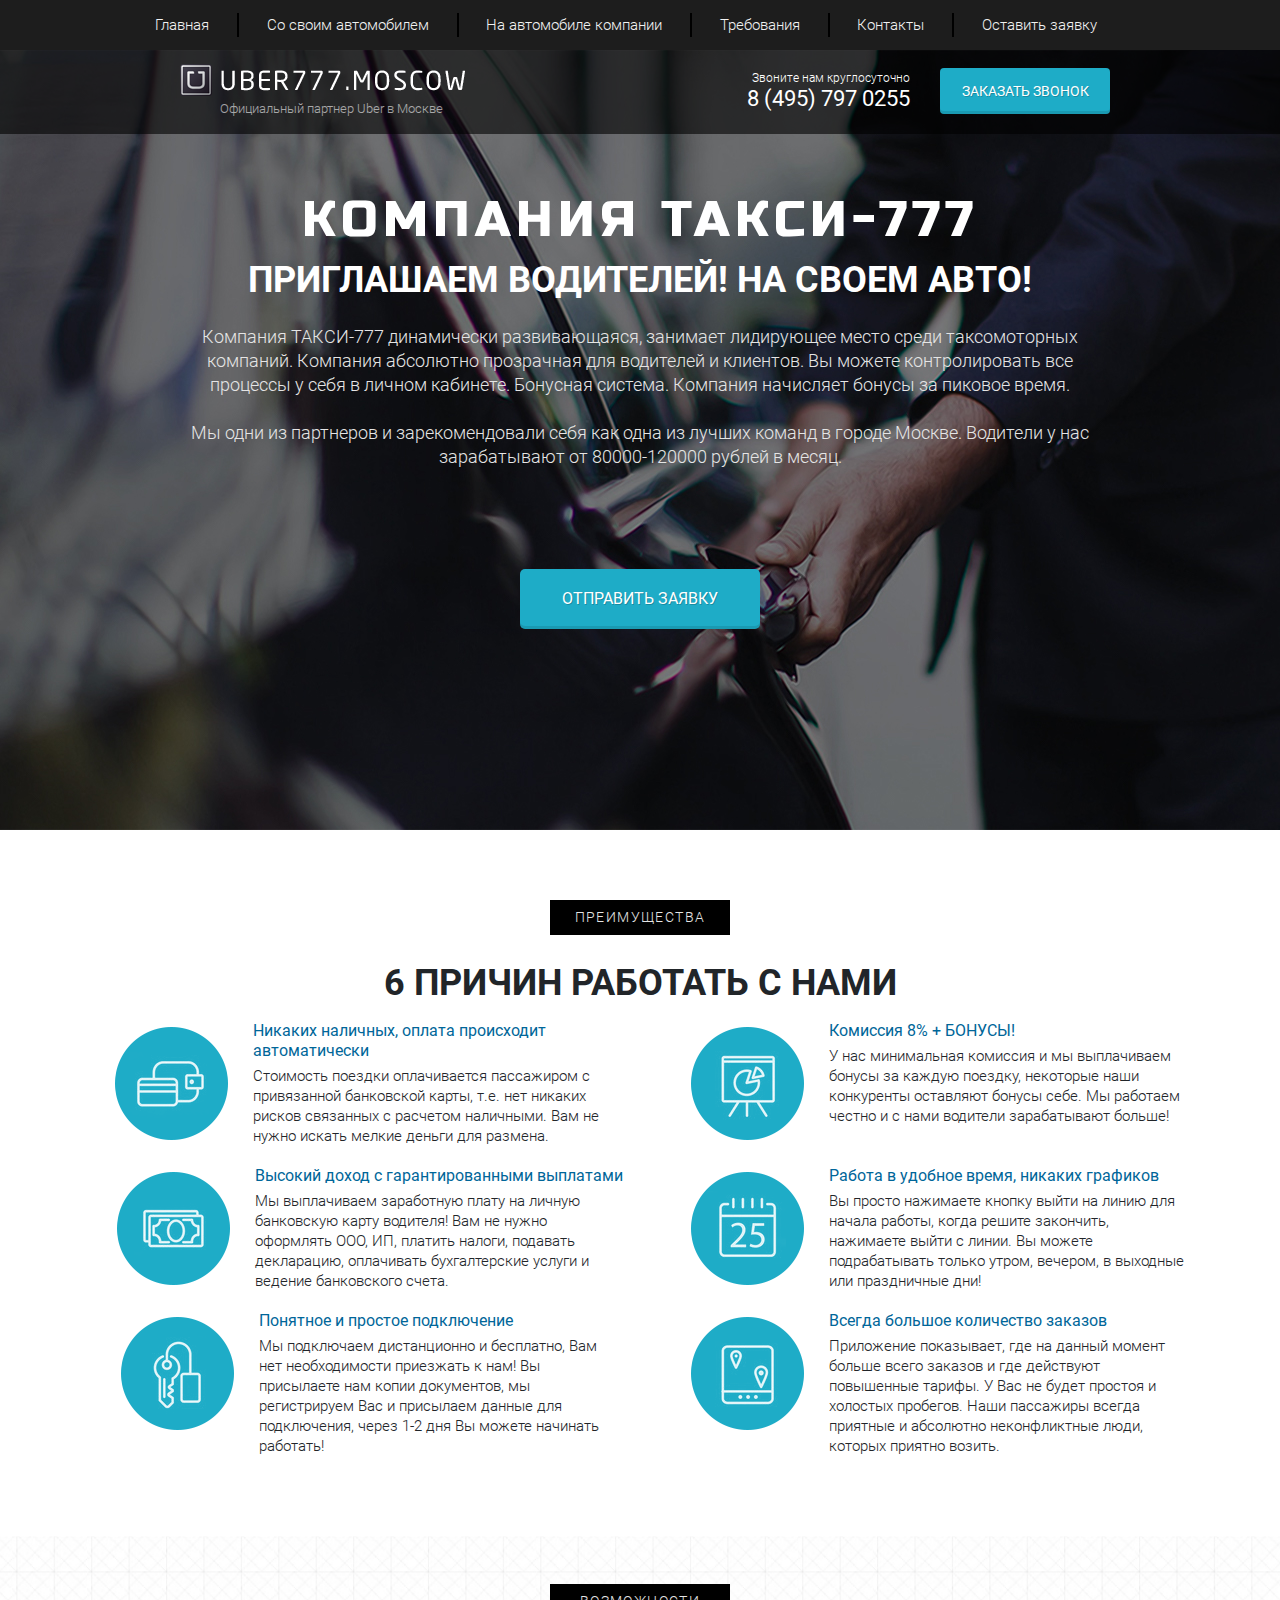
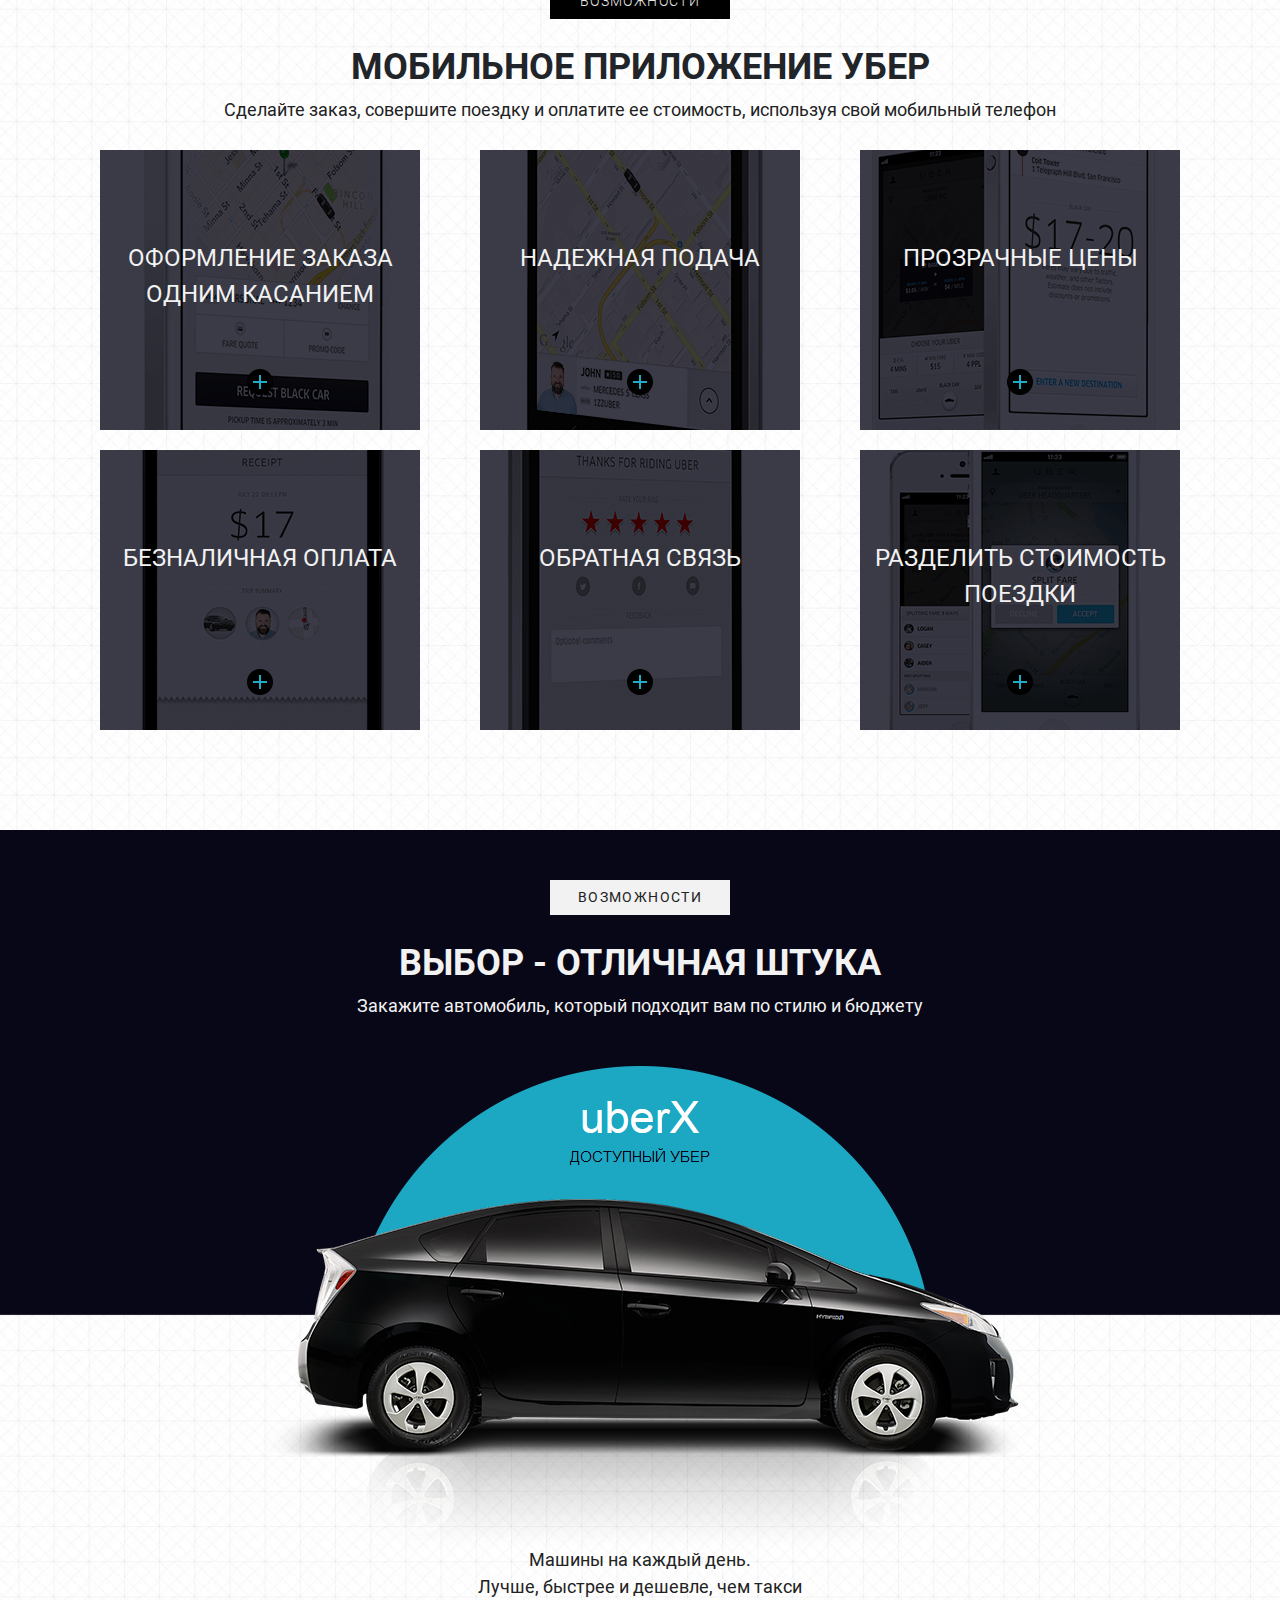
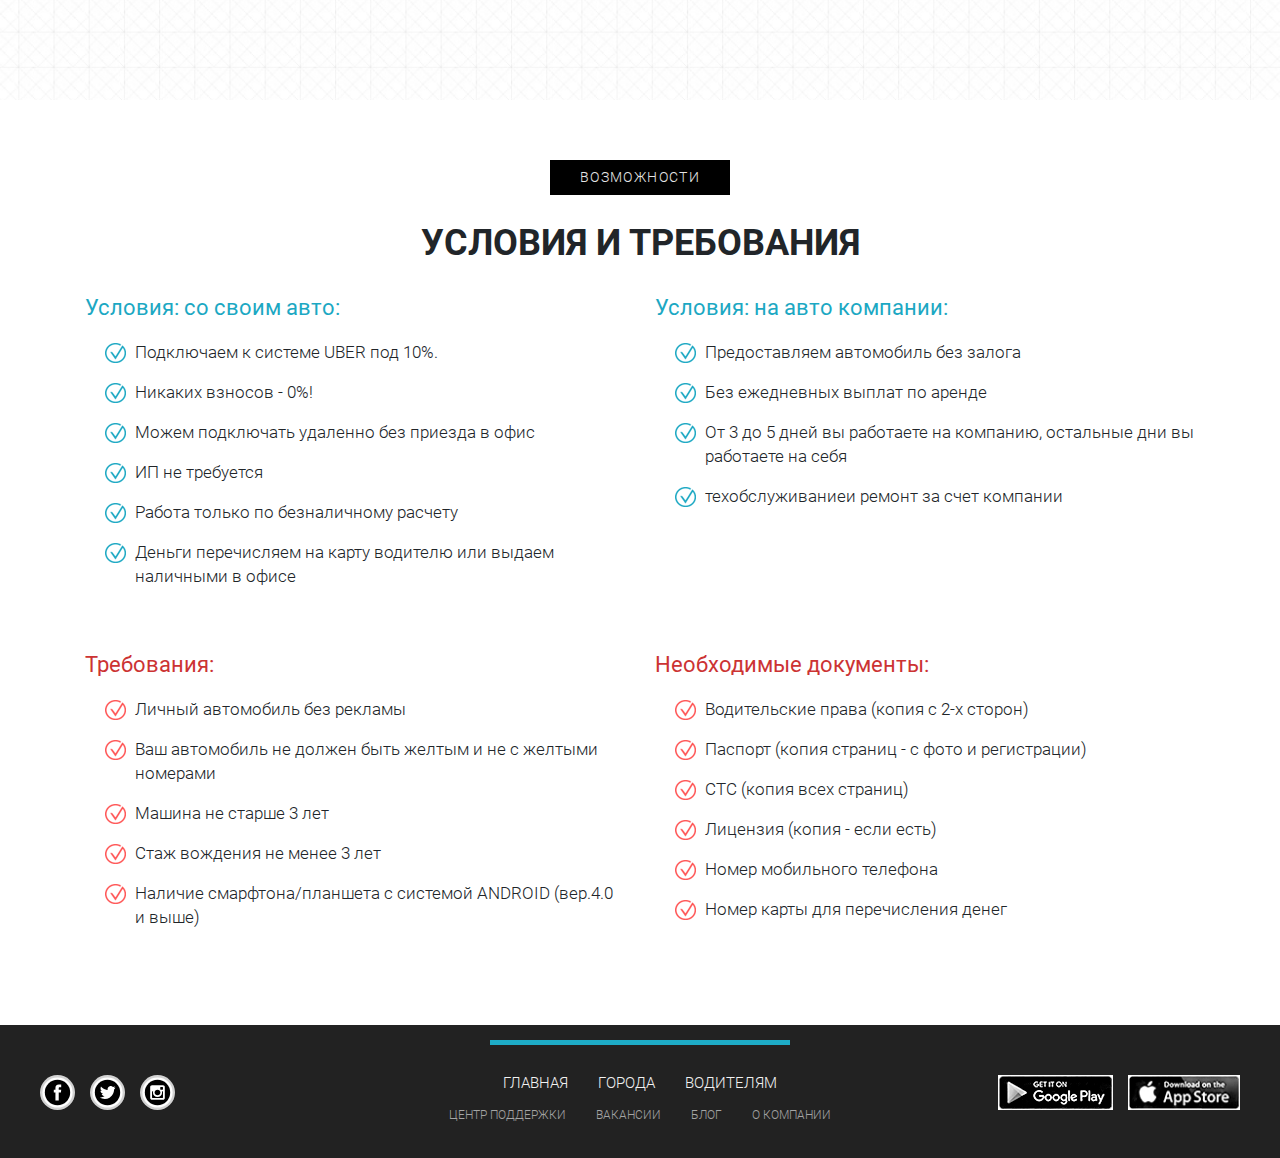
<file: index.html>
<!DOCTYPE html>
<html lang="ru">
<head>
    <meta charset="UTF-8"> 
    <meta name="viewport" content="width=device-width, initial-scale=1.0">
    <meta name="description" content="Онлайн-такси">
    <!-- <link href="https://fonts.googleapis.com/css2?family=Roboto:ital,wght@0,300;0,400;0,900;1,700&display=swap" rel="stylesheet"> -->
    <link rel="stylesheet" href="css/fonts.css">
    <link rel="stylesheet" href="css/bootstrap.min.css">
    <link rel="stylesheet" href="css/bootstrap-reboot.min.css">
    <link rel="stylesheet" href="css/bootstrap-grid.min.css">
    <link rel="stylesheet" href="css/style.css">
    <title>Онлайн-такси</title>
</head>

<body>

    <header>
        <nav>
            <div class="container">
                <ul class="menu menu-active">
                    <li class="menu-item"><a href="#" class="menu-link">Главная</a></li>
                    <li class="menu-item"><a href="#reasons" class="menu-link">Со своим автомобилем</a></li>
                    <li class="menu-item"><a href="#reasons" class="menu-link">На автомобиле компании</a></li>
                    <li class="menu-item"><a href="#require" class="menu-link">Требования</a></li>
                    <li class="menu-item"><a href="#" class="menu-link">Контакты</a></li>
                    <li class="menu-item"><a href="#" class="menu-link">Оставить заявку</a></li>
                </ul>
            </div>
            <div class="hamburger hamburger-active">
                <span></span>
                <span></span>
                <span></span>
            </div>
        </nav>
        <div class="subheader">
            <div class="container">
                <div class="row">
                    <div class="col-6 col-md-4 col-lg-4 offset-lg-1">
                        <a href="#" class="subheader-logo"><img src="img/icons/Logo-uber.png" alt="Logo taxi"></a>
                        <div class="subheader-text">Официальный партнер Uber в Москве</div>
                    </div>
                    <div class="xs-hidden col-sm-3 col-md-3 offset-md-1">
                        <div class="subheader-call">Звоните нам круглосуточно</div>
                        <a href="tel:+74957970255" class="subheader-phone">8 (495) 797 0255</a>
                    </div>
                    <div class="col-6 col-md-3 col-lg-2">
                        <a href="tel:+74957970255" class="xs-visible subheader-phone">8 (495) 797 0255</a>
                        <button class="subheader-btn">заказать звонок</button>
                    </div>
                </div>
            </div>
        </div>

    </header>

    <!------ First screen ------>

    <section class="promo">

        <div class="container">
            <div class="row">
                <div class="col-md-12 col-lg-10 offset-lg-1">
                    <h1 class="promo-header">КОМПАНИЯ ТАКСИ-777</h1>
                    <h2 class="promo-subheader">ПРИГЛАШАЕМ ВОДИТЕЛЕЙ! НА СВОЕМ АВТО!</h2>
                    <p class="promo-text">
                        Компания ТАКСИ-777 динамически развивающаяся, занимает лидирующее место среди таксомоторных компаний. Компания абсолютно прозрачная для водителей и клиентов. Вы можете контролировать все процессы у себя в личном кабинете. Бонуcная система. Компания начисляет бонусы за пиковое время. <br><br>
                        Мы одни из партнеров и зарекомендовали себя как одна из лучших команд в городе Москве.  Водители у нас зарабатывают от 80000-120000 рублей в месяц.                    
                    </p>
                    <button class="promo-btn">отправить заявку</button>
                </div>
            </div>
        </div>

    </section>

    <!------ Second screen (6/8 reasons) ------>

    <section class="reasons" id="reasons">

            <div class="container">
                <div class="label"><p>преимущества</p></div>
                <h2 class="block-title">6 причин работать с нами</h2>

                <div class="row">

                    <div class="col-md-6">
                        <div class="reasons-block"><div class="reasons-img"><img src="img/icons/reason_1-1.png" alt="reasons"></div>
                            <div class="reasons-descript">
                                <p class="reasons-descript-subtitle">Никаких наличных, оплата происходит автоматически</p>
                                <p class="reasons-descript-text">Стоимость поездки оплачивается пассажиром с привязанной банковской карты, т.е. нет никаких рисков связанных с расчетом наличными. Вам не нужно искать мелкие деньги для размена.</p>
                            </div>
                        </div>
                    </div>
                    <div class="col-md-6">
                        <div class="reasons-block">
                            <div class="reasons-img"><img src="img/icons/reason_1-2.png" alt="reasons"></div>
                            <div class="reasons-descript">
                                <p class="reasons-descript-subtitle">Комиссия 8% + БОНУСЫ!</p>
                                <p class="reasons-descript-text">У нас минимальная комиссия и мы выплачиваем бонусы за каждую поездку, некоторые наши конкуренты оставляют бонусы себе. Мы работаем честно и с нами водители зарабатывают больше!</p>
                            </div>
                        </div>
                    </div>
                    <div class="col-md-6">
                        <div class="reasons-block">
                            <div class="reasons-img"><img src="img/icons/reason_2-1.png" alt="reasons"></div>
                            <div class="reasons-descript">
                                <p class="reasons-descript-subtitle">Высокий доход с гарантированными выплатами</p>
                                <p class="reasons-descript-text">Мы выплачиваем заработную плату на личную банковскую карту водителя! Вам не нужно оформлять ООО, ИП, платить налоги, подавать декларацию, оплачивать бухгалтерские услуги и ведение банковского счета.</p>
                            </div>
                        </div>
                    </div>
                    <div class="col-md-6">
                        <div class="reasons-block">
                            <div class="reasons-img"><img src="img/icons/reason_2-2.png" alt="reasons"></div>
                            <div class="reasons-descript">
                                <p class="reasons-descript-subtitle">Работа в удобное время, никаких графиков</p>
                                <p class="reasons-descript-text">Вы просто нажимаете кнопку выйти на линию для начала работы, когда решите закончить, нажимаете выйти с линии. Вы можете подрабатывать только утром, вечером, в выходные или праздничные дни! </p>
                            </div>                            
                        </div>
                    </div>
                    <div class="col-md-6">
                        <div class="reasons-block">
                            <div class="reasons-img"><img src="img/icons/reason_3-1.png" alt="reasons"></div>
                            <div class="reasons-descript">
                                <p class="reasons-descript-subtitle">Понятное и простое подключение</p>
                                <p class="reasons-descript-text">Мы подключаем дистанционно и бесплатно, Вам нет необходимости приезжать к нам! Вы присылаете нам копии документов, мы регистрируем Вас и присылаем данные для подключения, через 1-2 дня Вы можете начинать работать!</p>
                            </div>                            
                        </div>
                    </div>
                    <div class="col-md-6">
                        <div class="reasons-block">
                            <div class="reasons-img"><img src="img/icons/reason_3-2.png" alt="reasons"></div>
                            <div class="reasons-descript">
                                <p class="reasons-descript-subtitle">Всегда большое количество заказов</p>
                                <p class="reasons-descript-text">Приложение показывает, где на данный момент больше всего заказов и где действуют повышенные тарифы. У Вас не будет простоя и холостых пробегов. Наши пассажиры всегда приятные и абсолютно неконфликтные люди, которых приятно возить.</p>
                            </div>
                        </div>
                    </div>
                </div>
            </div>

    </section>
        
    <!------ Mobile UBER ------>

    <section class="mobile">

            <div class="container">
                <div class="label"><p>возможности</p></div>
                <div class="block-title">мобильное приложение убер</div>
                <div class="block-subtitle">Сделайте заказ, совершите поездку и оплатите ее стоимость, используя свой мобильный телефон</div>

                <div class="row">
                    <div class="col-12 col-sm-6 col-lg-4">
                        <div class="mobile-item mobile-item-1">
                            <div class="mobile-item-subtitle">оформление заказа одним касанием</div>
                            <div class="mobile-item-plus"><img src="img/icons/uber-plus.png" alt="plus"></div>
                        </div>
                    </div>
                    <div class="col-12 col-sm-6 col-lg-4">
                        <div class="mobile-item mobile-item-2">
                            <div class="mobile-item-subtitle">надежная подача</div>
                            <div class="mobile-item-plus"><img src="img/icons/uber-plus.png" alt="plus"></div>
                        </div>
                    </div>
                    <div class="col-12 col-sm-6 col-lg-4">
                        <div class="mobile-item mobile-item-3">
                            <div class="mobile-item-subtitle">прозрачные цены</div>
                            <div class="mobile-item-plus"><img src="img/icons/uber-plus.png" alt="plus"></div>
                        </div>
                    </div>
                    <div class="col-12 col-sm-6 col-lg-4">
                        <div class="mobile-item mobile-item-4">
                            <div class="mobile-item-subtitle">безналичная оплата</div>
                            <div class="mobile-item-plus"><img src="img/icons/uber-plus.png" alt="plus"></div>
                        </div>
                    </div>
                    <div class="col-12 col-sm-6 col-lg-4">
                        <div class="mobile-item mobile-item-5">
                            <div class="mobile-item-subtitle">обратная связь</div>
                            <div class="mobile-item-plus"><img src="img/icons/uber-plus.png" alt="plus"></div>
                        </div>
                    </div>
                    <div class="col-12 col-sm-6 col-lg-4">
                        <div class="mobile-item mobile-item-6">
                            <div class="mobile-item-subtitle">разделить стоимость поездки</div>
                            <div class="mobile-item-plus"><img src="img/icons/uber-plus.png" alt="plus"></div>
                        </div>
                    </div>
                </div>
            </div>

    </section>
            
        <!------ Choice UBER ------>

    <section class="choice">
            <div class="container">
                <div class="label label-white"><p>возможности</p></div>
                <div class="block-title title-white">выбор - отличная штука</div>
                <div class="block-subtitle subtitle-white">Закажите автомобиль, который подходит вам по стилю и бюджету</div>
                <img src="img/icons/uber-auto.png" class="img-auto" alt="auto">
                <div class="choice-descript">
                    Машины на каждый день.<br>Лучше, быстрее и дешевле, чем такси
                </div>
            </div>
    </section>

        <!------ Require ------>

    <section class="require" id="require">

            <div class="container">
                <div class="label"><p>возможности</p></div>
                <div class="block-title">условия и требования</div>

                <div class="row">
                    <div class="col-md-6">
                        <div class="require-block">
                            <div class="require-title">Условия: со своим авто:</div>
                            <ul class="require-list">
                                <li>Подключаем к системе UBER  под 10%.</li>
                                <li>Никаких взносов - 0%!</li>
                                <li>Можем подключать удаленно без приезда в офис</li>
                                <li>ИП не требуется</li>
                                <li>Работа только по безналичному расчету</li>
                                <li>Деньги перечисляем на карту водителю или выдаем наличными в офисе</li>
                            </ul>
                            <!-- <div class="require-text">В день заработок водителя составляет 7000-12000р + бонус 3000 рублей</div> -->
                        </div>
                    </div>
                    <div class="col-md-6">
                        <div class="require-block">
                            <div class="require-title">Условия: на авто компании:</div>
                            <ul class="require-list">
                                <li>Предоставляем автомобиль без залога</li>
                                <li>Без ежедневных выплат по аренде</li>
                                <li>От 3 до 5 дней вы работаете на компанию, остальные дни вы работаете на себя</li>
                                <li>техобслуживаниеи ремонт за счет компании</li>
                            </ul>
                        </div>
                    </div>
                    <div class="col-md-6">
                         <div class="require-block require-block-nomargin warning">
                            <div class="require-title">Требования:</div>
                            <ul class="require-list">
                                <li>Личный автомобиль без рекламы</li>
                                <li>Ваш автомобиль не должен быть желтым и не с желтыми номерами</li>
                                <li>Машина не старше 3 лет</li>
                                <li>Стаж вождения не менее 3 лет</li>
                                <li>Наличие смарфтона/планшета с системой ANDROID (вер.4.0 и выше)</li>
                            </ul>
                        </div>
                    </div>
                    <div class="col-md-6">
                        <div class="require-block require-block-nomargin warning">
                            <div class="require-title">Необходимые документы:</div>
                            <ul class="require-list">
                                <li>Водительские права (копия с 2-х сторон)</li>
                                <li>Паспорт (копия страниц - с фото и регистрации)</li>
                                <li>СТС (копия всех страниц)</li>
                                <li>Лицензия (копия - если есть)</li>
                                <li>Номер мобильного телефона</li>
                                <li>Номер карты для перечисления денег</li>
                            </ul>
                        </div>
                    </div>
                </div>
            </div>
            
    </section>
   
        <!------ Footer ------>

    <footer>

        <div class="footer-line"></div>

            <div class="footer-wrap">
                <div class="footer-social">
                    <a href="#"><img src="img/icons/facebook.svg" alt="facebook"></a>
                    <a href="#"><img src="img/icons/twitter.svg" alt="twitter"></a>
                    <a href="#"><img src="img/icons/instagram.svg" alt="instagram"></a>
                </div>
                <div class="footer-links">
                    <ul class="footer-menu">
                        <li class="footer-menu-item"><a href="#" class="footer-menu-link">главная</a></li>
                        <li class="footer-menu-item"><a href="#" class="footer-menu-link">города</a></li>
                        <li class="footer-menu-item"><a href="#" class="footer-menu-link">водителям</a></li>
                    </ul>
                    <ul class="footer-submenu">
                        <li class="footer-submenu-item"><a href="#" class="footer-submenu-link">центр поддержки</a></li>
                        <li class="footer-submenu-item"><a href="#" class="footer-submenu-link">вакансии</a></li>
                        <li class="footer-submenu-item"><a href="#" class="footer-submenu-link">блог</a></li>
                        <li class="footer-submenu-item"><a href="#" class="footer-submenu-link">о компании</a></li>
                    </ul>
                </div>
                <div class="footer-mobile">
                    <a href="#"><img src="img/icons/google_play.png" alt="app store"></a>
                    <a href="#"><img src="img/icons/app-store.png" alt="google play"></a>
                </div>
            </div>
            
    </footer>

    <script src="js/script.js"></script>

</body>
</html>
</file>
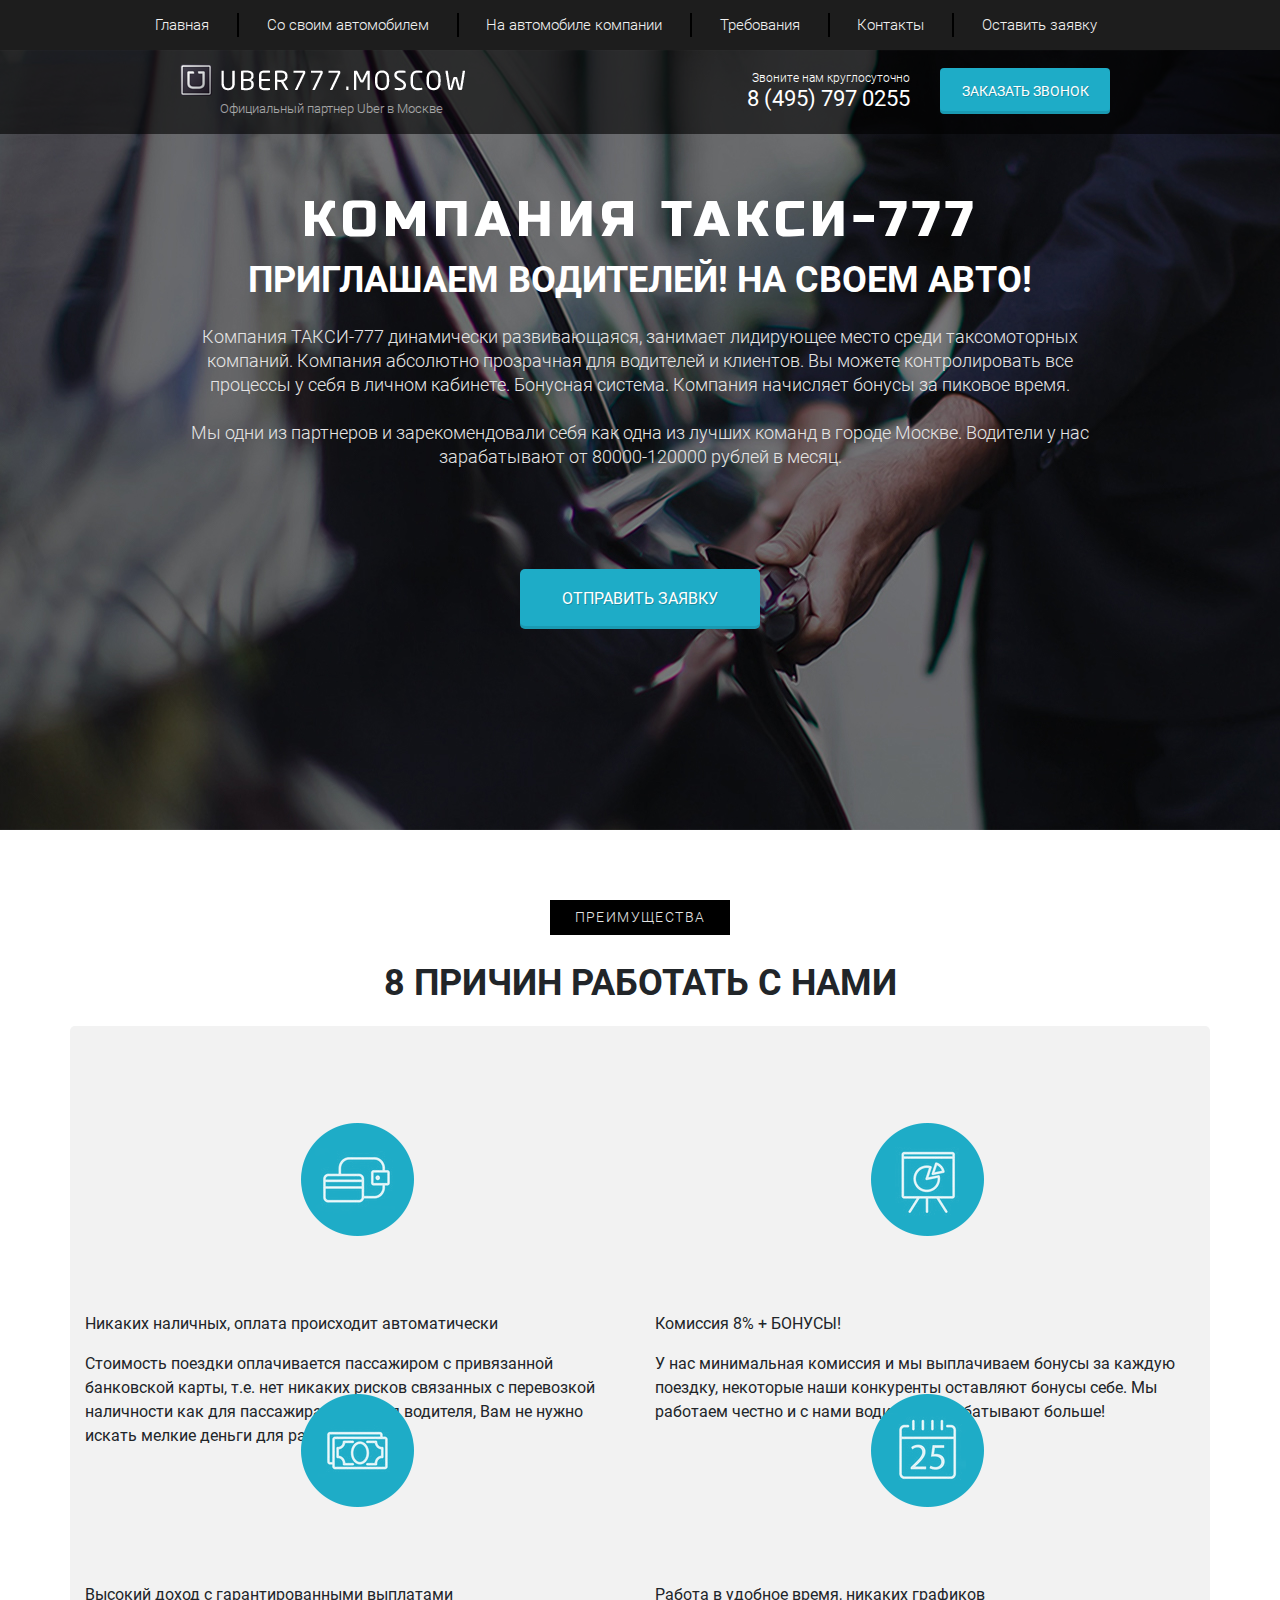
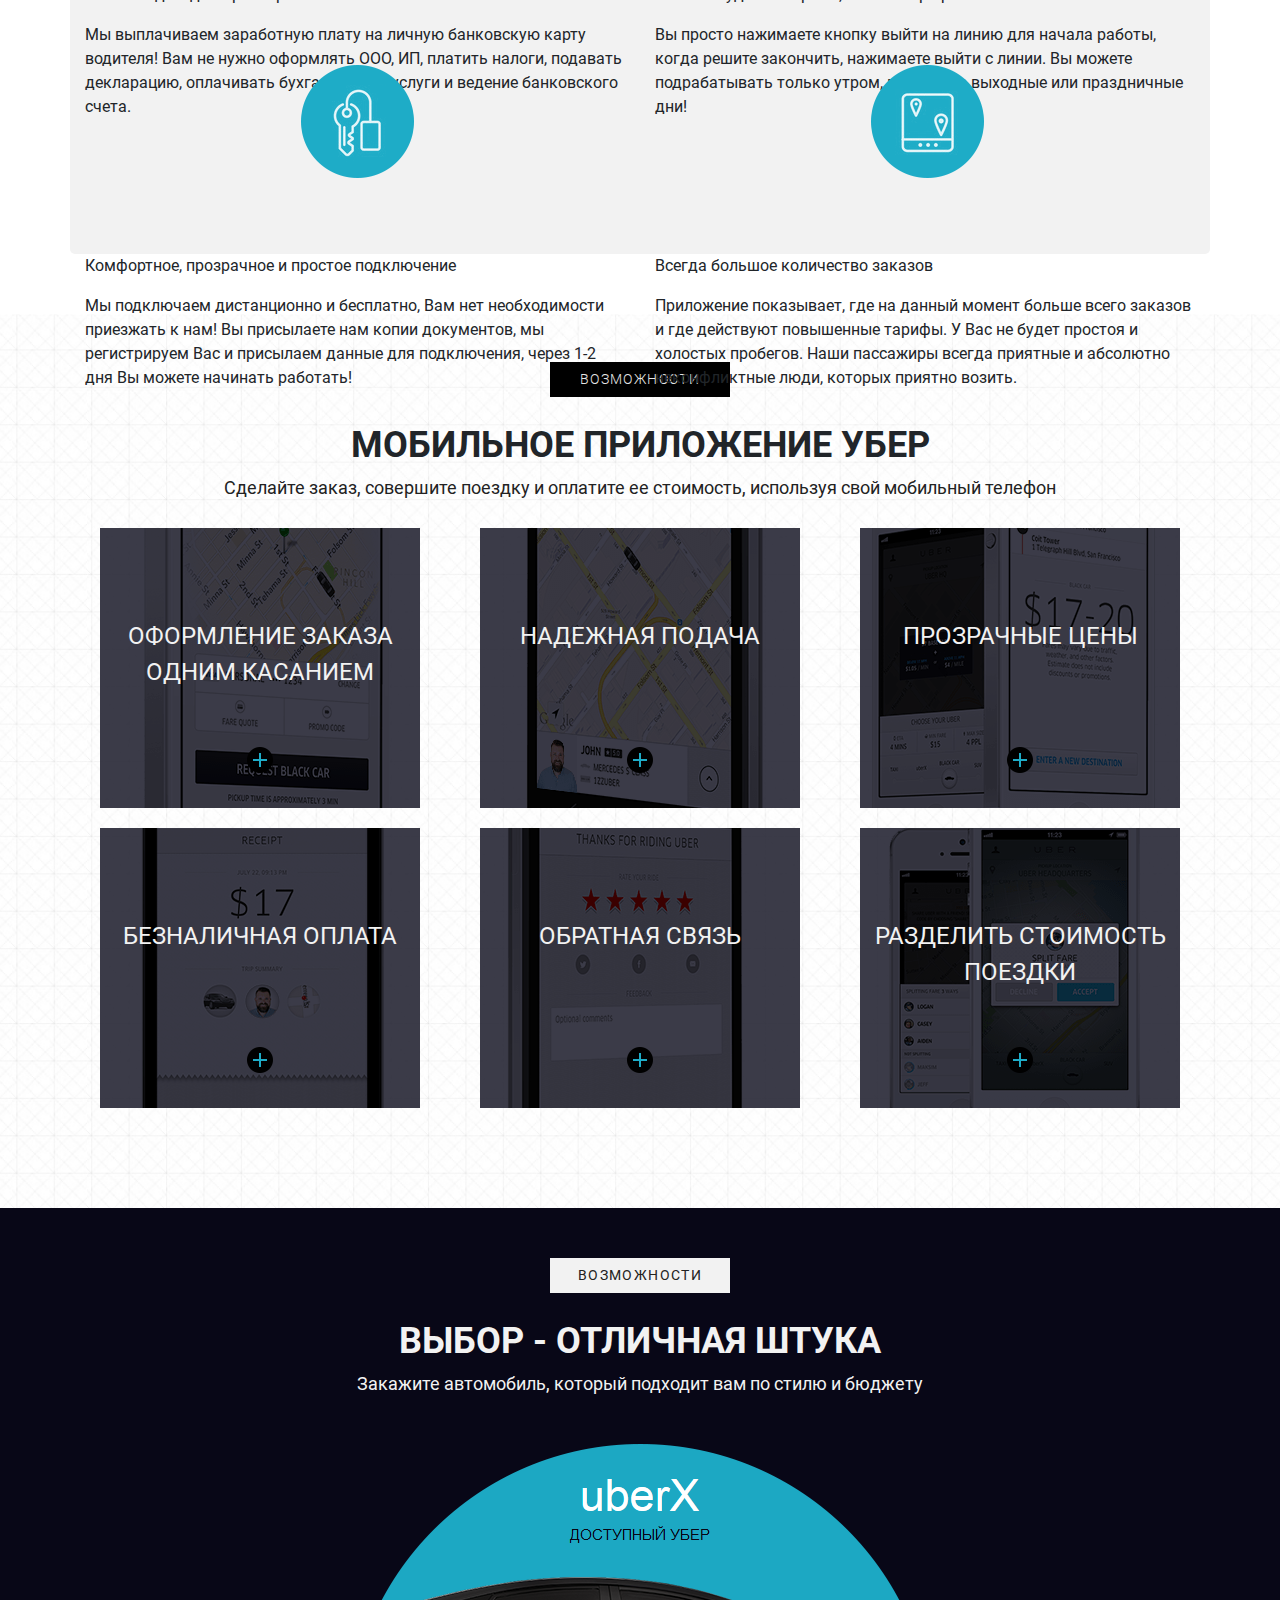
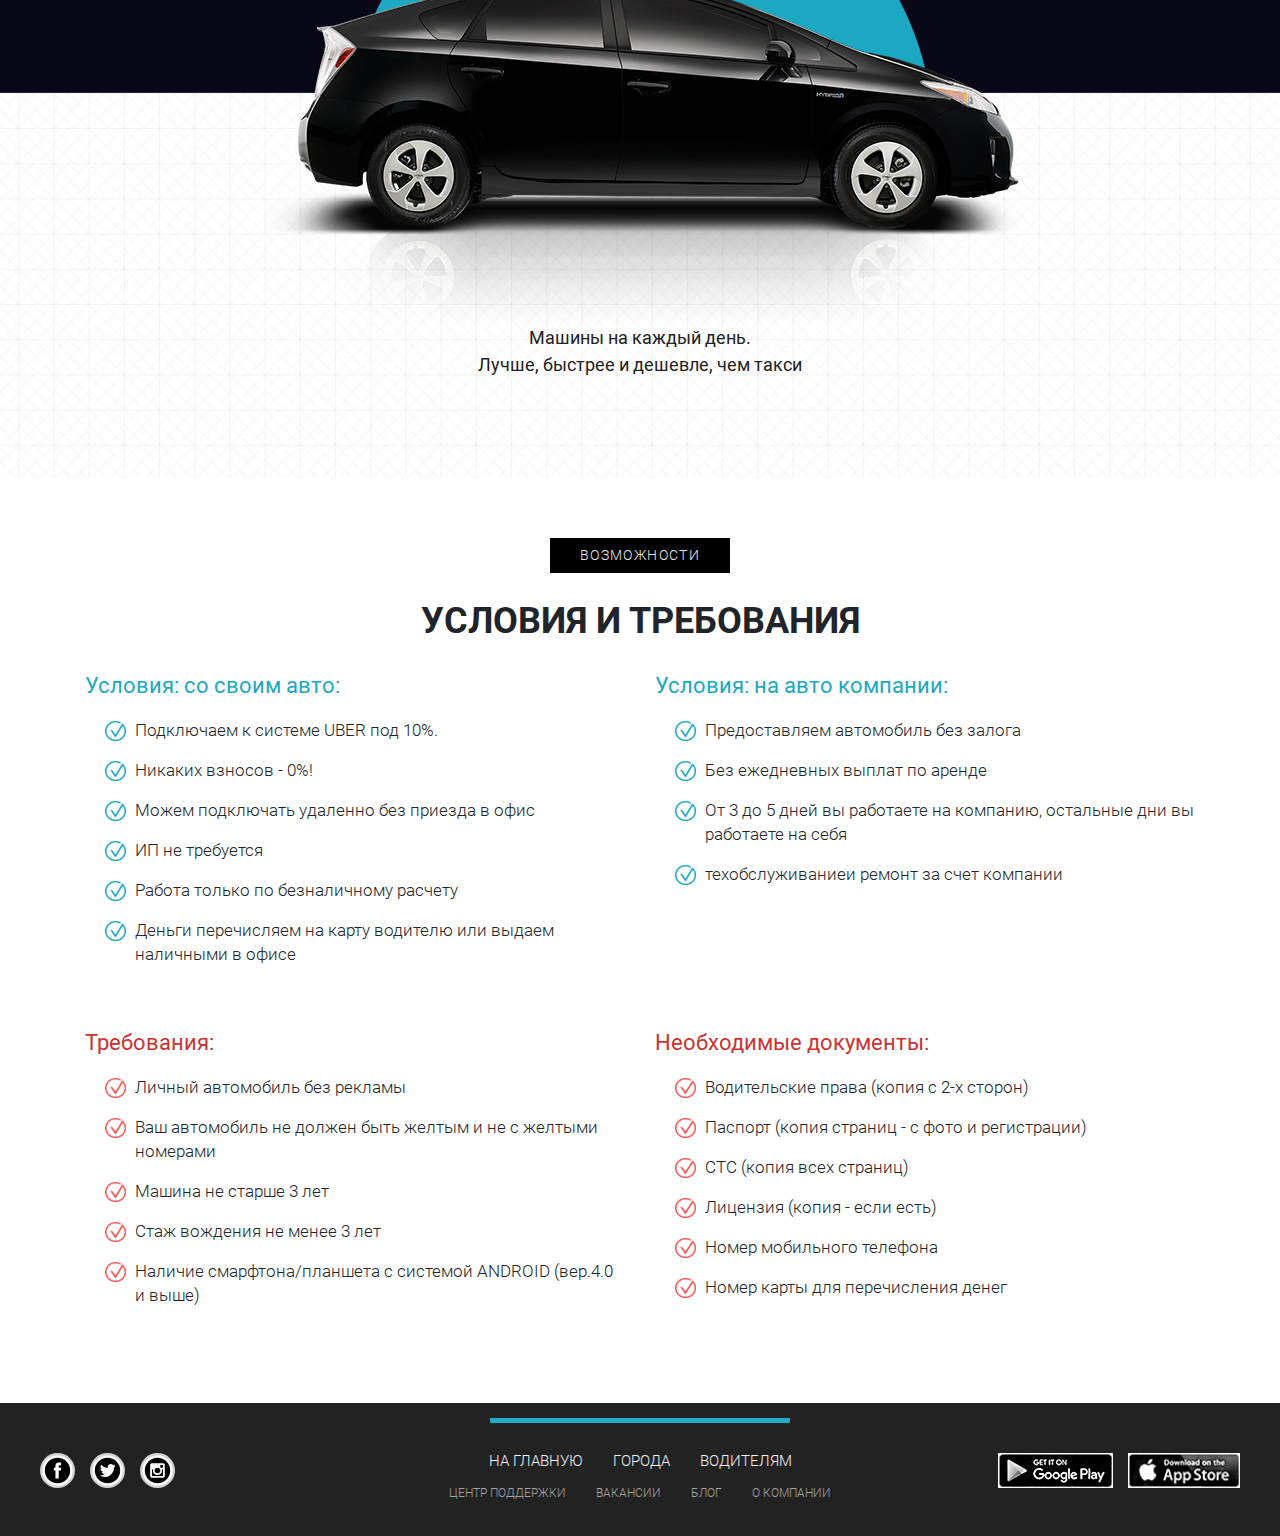
<file: index - Copy(end-nomobile).html>
<!DOCTYPE html>
<html lang="ru">
<head>
    <meta charset="UTF-8"> 
    <meta name="viewport" content="width=device-width, initial-scale=1.0">
    <meta name="description" content="Онлайн-такси">
    <!-- <link href="https://fonts.googleapis.com/css2?family=Roboto:ital,wght@0,300;0,400;0,900;1,700&display=swap" rel="stylesheet"> -->
    <link rel="stylesheet" href="css/fonts.css">
    <link rel="stylesheet" href="css/bootstrap.min.css">
    <link rel="stylesheet" href="css/bootstrap-reboot.min.css">
    <link rel="stylesheet" href="css/bootstrap-grid.min.css">
    <link rel="stylesheet" href="css/style.css">
    <title>Онлайн-такси</title>
</head>

<body>

    <header>
        <nav>
            <div class="container">
                <ul class="menu">
                    <li class="menu-item"><a href="#" class="menu-link">Главная</a></li>
                    <li class="menu-item"><a href="#" class="menu-link">Со своим автомобилем</a></li>
                    <li class="menu-item"><a href="#" class="menu-link">На автомобиле компании</a></li>
                    <li class="menu-item"><a href="#" class="menu-link">Требования</a></li>
                    <li class="menu-item"><a href="#" class="menu-link">Контакты</a></li>
                    <li class="menu-item"><a href="#" class="menu-link">Оставить заявку</a></li>
                </ul>
            </div>
        </nav>
        <div class="subheader">
            <div class="container">
                <div class="row">
                    <div class="col-lg-4 offset-lg-1">
                        <a href="#" class="subheader-logo"><img src="img/icons/Logo-uber.png" alt="Logo taxi"></a>
                        <div class="subheader-text">Официальный партнер Uber в Москве</div>
                    </div>
                    <div class="col-md-3 offset-md-1">
                        <div class="subheader-call">Звоните нам круглосуточно</div>
                        <a href="tel:+74957970255" class="subheader-phone">8 (495) 797 0255</a>
                    </div>
                    <div class="col-md-2">
                        <button class="subheader-btn">заказать звонок</button>
                    </div>
                </div>
            </div>
        </div>

    </header>

    <!------ First screen ------>

    <section class="promo">

        <div class="container">
            <div class="row">
                <div class="col-md-10 offset-md-1">
                    <h1 class="promo-header">КОМПАНИЯ ТАКСИ-777</h1>
                    <h2 class="promo-subheader">ПРИГЛАШАЕМ ВОДИТЕЛЕЙ! НА СВОЕМ АВТО!</h2>
                    <p class="promo-text">
                        Компания ТАКСИ-777 динамически развивающаяся, занимает лидирующее место среди таксомоторных компаний. Компания абсолютно прозрачная для водителей и клиентов. Вы можете контролировать все процессы у себя в личном кабинете. Бонуcная система. Компания начисляет бонусы за пиковое время. <br><br>
                        Мы одни из партнеров и зарекомендовали себя как одна из лучших команд в городе Москве.  Водители у нас зарабатывают от 80000-120000 рублей в месяц.                    
                    </p>
                    <button class="promo-btn">отправить заявку</button>
                </div>
            </div>
        </div>

    </section>

    <!------ Second screen (8 reasons) ------>

    <section class="reasons">

            <div class="container">
                <div class="label"><p>преимущества</p></div>
                <h2 class="block-title">8 причин работать с нами</h2>

                <div class="row row-reasons">
                    <div class="col-md-6 col-reasons">
                        <div class="reasons-img"><img src="img/icons/reason_1-1.png" alt="reasons"></div>
                        <div class="reasons-descript">
                            <p class="descript-subheader">Никаких наличных, оплата происходит автоматически</p>
                            <p class="reasons-text">Стоимость поездки оплачивается пассажиром с привязанной банковской карты, т.е. нет никаких рисков связанных с перевозкой наличности как для пассажира, так и для водителя, Вам не нужно искать мелкие деньги для размена.</p>
                        </div>
                    </div>
                    <div class="col-md-6 col-reasons">
                        <div class="reasons-img"><img src="img/icons/reason_1-2.png" alt="reasons"></div>
                        <div class="reasons-descript">
                            <p class="descript-subheader">Комиссия 8% + БОНУСЫ!</p>
                            <p class="reasons-text">У нас минимальная комиссия и мы выплачиваем бонусы за каждую поездку, некоторые наши конкуренты оставляют бонусы себе. Мы работаем честно и с нами водители зарабатывают больше!</p>
                        </div>
                    </div>
                    <div class="col-md-6 col-reasons">
                        <div class="reasons-img"><img src="img/icons/reason_2-1.png" alt="reasons"></div>
                        <div class="reasons-descript">
                            <p class="descript-subheader">Высокий доход с гарантированными выплатами</p>
                            <p class="reasons-text">Мы выплачиваем заработную плату на личную банковскую карту водителя! Вам не нужно оформлять ООО, ИП, платить налоги, подавать декларацию, оплачивать бухгалтерские услуги и ведение банковского счета.</p>
                        </div>
                    </div>
                    <div class="col-md-6 col-reasons">
                        <div class="reasons-img"><img src="img/icons/reason_2-2.png" alt="reasons"></div>
                        <div class="reasons-descript">
                            <p class="descript-subheader">Работа в удобное время, никаких графиков</p>
                            <p class="reasons-text">Вы просто нажимаете кнопку выйти на линию для начала работы, когда решите закончить, нажимаете выйти с линии. Вы можете подрабатывать только утром, вечером, в выходные или праздничные дни!</p>
                        </div>
                    </div>
                    <div class="col-md-6 col-reasons">
                        <div class="reasons-img"><img src="img/icons/reason_3-1.png" alt="reasons"></div>
                        <div class="reasons-descript">
                            <p class="descript-subheader">Комфортное, прозрачное и простое подключение</p>
                            <p class="reasons-text">Мы подключаем дистанционно и бесплатно, Вам нет необходимости приезжать к нам! Вы присылаете нам копии документов, мы регистрируем Вас и присылаем данные для подключения, через 1-2 дня Вы можете начинать работать!</p>
                        </div>
                    </div>
                    <div class="col-md-6 col-reasons">
                        <div class="reasons-img"><img src="img/icons/reason_3-2.png" alt="reasons"></div>
                        <div class="reasons-descript">
                            <p class="descript-subheader">Всегда большое количество заказов</p>
                            <p class="reasons-text">Приложение показывает, где на данный момент больше всего заказов и где действуют повышенные тарифы. У Вас не будет простоя и холостых пробегов. Наши пассажиры всегда приятные и абсолютно неконфликтные люди, которых приятно возить.</p>
                        </div>
                    </div>
                </div>

            </div>
        </section>
        
        <!------ Mobile UBER ------>

        <section class="mobile">

            <div class="container">
                <div class="label"><p>возможности</p></div>
                <div class="block-title">мобильное приложение убер</div>
                <div class="block-subtitle">Сделайте заказ, совершите поездку и оплатите ее стоимость, используя свой мобильный телефон</div>

                <div class="row">
                    <div class="col-md-4">
                        <div class="mobile-item mobile-item-1">
                            <div class="mobile-item-subtitle">оформление заказа одним касанием</div>
                            <div class="mobile-item-plus"><img src="img/icons/uber-plus.png" alt="plus"></div>
                        </div>
                    </div>
                    <div class="col-md-4">
                        <div class="mobile-item mobile-item-2">
                            <div class="mobile-item-subtitle">надежная подача</div>
                            <div class="mobile-item-plus"><img src="img/icons/uber-plus.png" alt="plus"></div>
                        </div>
                    </div>
                    <div class="col-md-4">
                        <div class="mobile-item mobile-item-3">
                            <div class="mobile-item-subtitle">прозрачные цены</div>
                            <div class="mobile-item-plus"><img src="img/icons/uber-plus.png" alt="plus"></div>
                        </div>
                    </div>
                    <div class="col-md-4">
                        <div class="mobile-item mobile-item-4">
                            <div class="mobile-item-subtitle">безналичная оплата</div>
                            <div class="mobile-item-plus"><img src="img/icons/uber-plus.png" alt="plus"></div>
                        </div>
                    </div>
                    <div class="col-md-4">
                        <div class="mobile-item mobile-item-5">
                            <div class="mobile-item-subtitle">обратная связь</div>
                            <div class="mobile-item-plus"><img src="img/icons/uber-plus.png" alt="plus"></div>
                        </div>
                    </div>
                    <div class="col-md-4">
                        <div class="mobile-item mobile-item-6">
                            <div class="mobile-item-subtitle">разделить стоимость поездки</div>
                            <div class="mobile-item-plus"><img src="img/icons/uber-plus.png" alt="plus"></div>
                        </div>
                    </div>
                </div>
            </div>

        </section>
    
        <!------ Choice UBER ------>

        <section class="choice">
            <div class="container">
                <div class="label label-white"><p>возможности</p></div>
                <div class="block-title title-white">выбор - отличная штука</div>
                <div class="block-subtitle subtitle-white">Закажите автомобиль, который подходит вам по стилю и бюджету</div>
                <img src="img/icons/uber-auto.png" class="img-auto" alt="auto">
                <div class="choice-descript">
                    Машины на каждый день.<br>Лучше, быстрее и дешевле, чем такси
                </div>
            </div>
        </section>

        <!------ Require ------>

        <section class="require">

            <div class="container">
                <div class="label"><p>возможности</p></div>
                <div class="block-title">условия и требования</div>

                <div class="row">
                    <div class="col-md-6">
                        <div class="require-block">
                            <div class="require-title">Условия: со своим авто:</div>
                            <ul class="require-list">
                                <li>Подключаем к системе UBER  под 10%.</li>
                                <li>Никаких взносов - 0%!</li>
                                <li>Можем подключать удаленно без приезда в офис</li>
                                <li>ИП не требуется</li>
                                <li>Работа только по безналичному расчету</li>
                                <li>Деньги перечисляем на карту водителю или выдаем наличными в офисе</li>
                            </ul>
                            <!-- <div class="require-text">В день заработок водителя составляет 7000-12000р + бонус 3000 рублей</div> -->
                        </div>
                    </div>
                    <div class="col-md-6">
                        <div class="require-block">
                            <div class="require-title">Условия: на авто компании:</div>
                            <ul class="require-list">
                                <li>Предоставляем автомобиль без залога</li>
                                <li>Без ежедневных выплат по аренде</li>
                                <li>От 3 до 5 дней вы работаете на компанию, остальные дни вы работаете на себя</li>
                                <li>техобслуживаниеи ремонт за счет компании</li>
                            </ul>
                        </div>
                    </div>
                    <div class="col-md-6">
                         <div class="require-block require-block-nomargin warning">
                            <div class="require-title">Требования:</div>
                            <ul class="require-list">
                                <li>Личный автомобиль без рекламы</li>
                                <li>Ваш автомобиль не должен быть желтым и не с желтыми номерами</li>
                                <li>Машина не старше 3 лет</li>
                                <li>Стаж вождения не менее 3 лет</li>
                                <li>Наличие смарфтона/планшета с системой ANDROID (вер.4.0 и выше)</li>
                            </ul>
                        </div>
                    </div>
                    <div class="col-md-6">
                        <div class="require-block require-block-nomargin warning">
                            <div class="require-title">Необходимые документы:</div>
                            <ul class="require-list">
                                <li>Водительские права (копия с 2-х сторон)</li>
                                <li>Паспорт (копия страниц - с фото и регистрации)</li>
                                <li>СТС (копия всех страниц)</li>
                                <li>Лицензия (копия - если есть)</li>
                                <li>Номер мобильного телефона</li>
                                <li>Номер карты для перечисления денег</li>
                            </ul>
                        </div>
                    </div>
                </div>
            </div>
            
        </section>
   
        <!------ Footer ------>

        <footer>

            <div class="footer-line"></div>

            <div class="footer-wrap">
                <div class="footer-social">
                    <a href="#"><img src="img/icons/facebook.svg" alt="facebook"></a>
                    <a href="#"><img src="img/icons/twitter.svg" alt="twitter"></a>
                    <a href="#"><img src="img/icons/instagram.svg" alt="instagram"></a>
                </div>
                <div class="footer-links">
                    <ul class="footer-menu">
                        <li class="footer-menu-item"><a href="#" class="footer-menu-link">на главную</a></li>
                        <li class="footer-menu-item"><a href="#" class="footer-menu-link">города</a></li>
                        <li class="footer-menu-item"><a href="#" class="footer-menu-link">водителям</a></li>
                    </ul>
                    <ul class="footer-submenu">
                        <li class="footer-submenu-item"><a href="#" class="footer-submenu-link">центр поддержки</a></li>
                        <li class="footer-submenu-item"><a href="#" class="footer-submenu-link">вакансии</a></li>
                        <li class="footer-submenu-item"><a href="#" class="footer-submenu-link">блог</a></li>
                        <li class="footer-submenu-item"><a href="#" class="footer-submenu-link">о компании</a></li>
                    </ul>
                </div>
                <div class="footer-mobile">
                    <a href="#"><img src="img/icons/google_play.png" alt="app store"></a>
                    <a href="#"><img src="img/icons/app-store.png" alt="google play"></a>
                </div>
            </div>
            

            <!-- <div class="container">
                <div class="footer-line"></div>
                <ul class="footer-menu">
                    <li class="footer-menu-item"><a href="#" class="footer-menu-link">на главную</a></li>
                    <li class="footer-menu-item"><a href="#" class="footer-menu-link">города</a></li>
                    <li class="footer-menu-item"><a href="#" class="footer-menu-link">водителям</a></li>
                </ul>
                <ul class="footer-submenu">
                    <li class="footer-submenu-item"><a href="#" class="footer-submenu-link">центр поддержки</a></li>
                    <li class="footer-submenu-item"><a href="#" class="footer-submenu-link">вакансии</a></li>
                    <li class="footer-submenu-item"><a href="#" class="footer-submenu-link">блог</a></li>
                    <li class="footer-submenu-item"><a href="#" class="footer-submenu-link">о компании</a></li>
                </ul>
            </div> -->
        </footer>
    

</body>
</file>
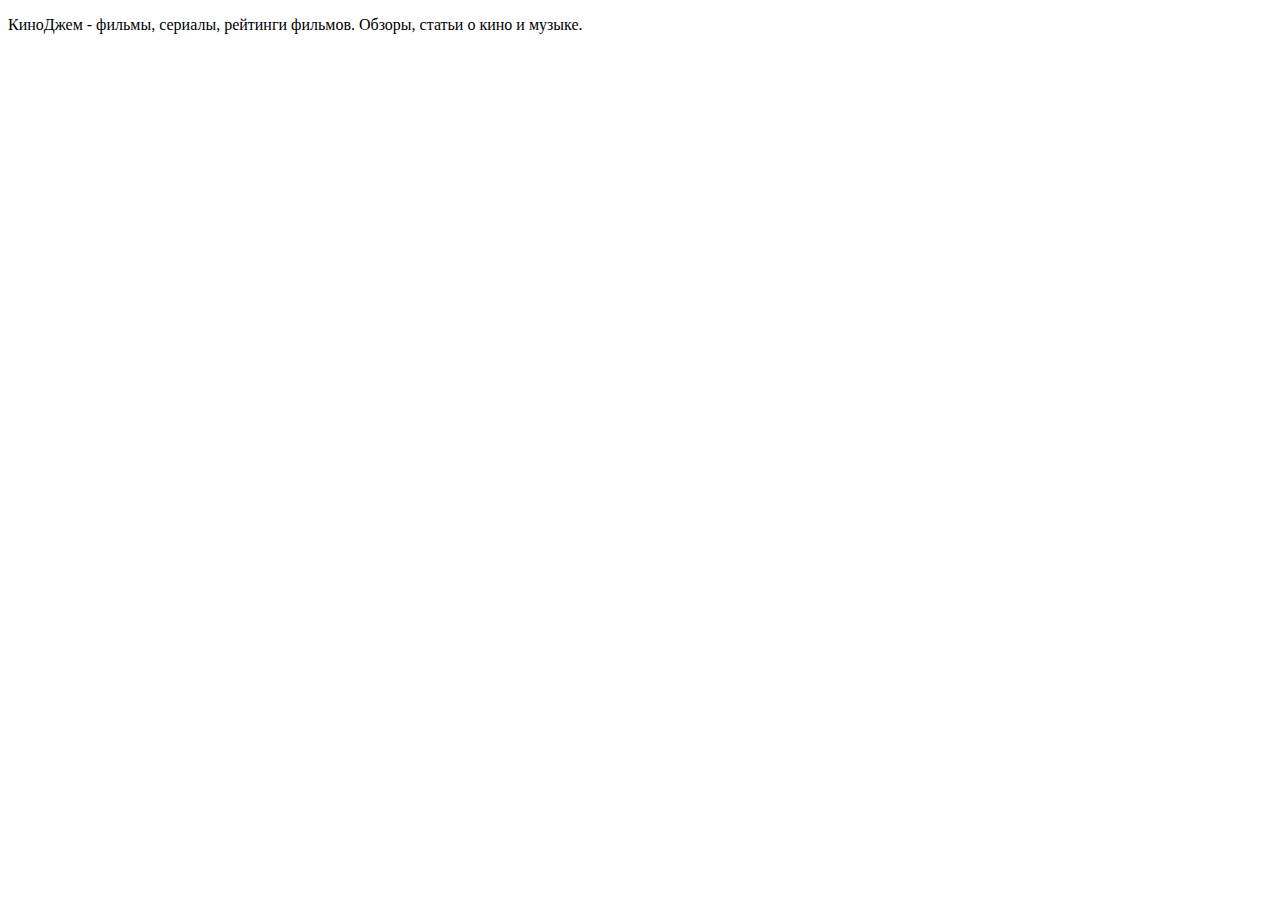
<file: index-1.html>
<!DOCTYPE html>
<html lang="кг">
<head>
    <meta charset="UTF-8">
    <meta name="viewport" content="width=device-width, initial-scale=1.0">
    <title>КиноДжем</title>
</head>
<body>
    <p>КиноДжем - фильмы, сериалы, рейтинги фильмов. Обзоры, статьи о кино и музыке.</p>
</body>
</html>
</file>
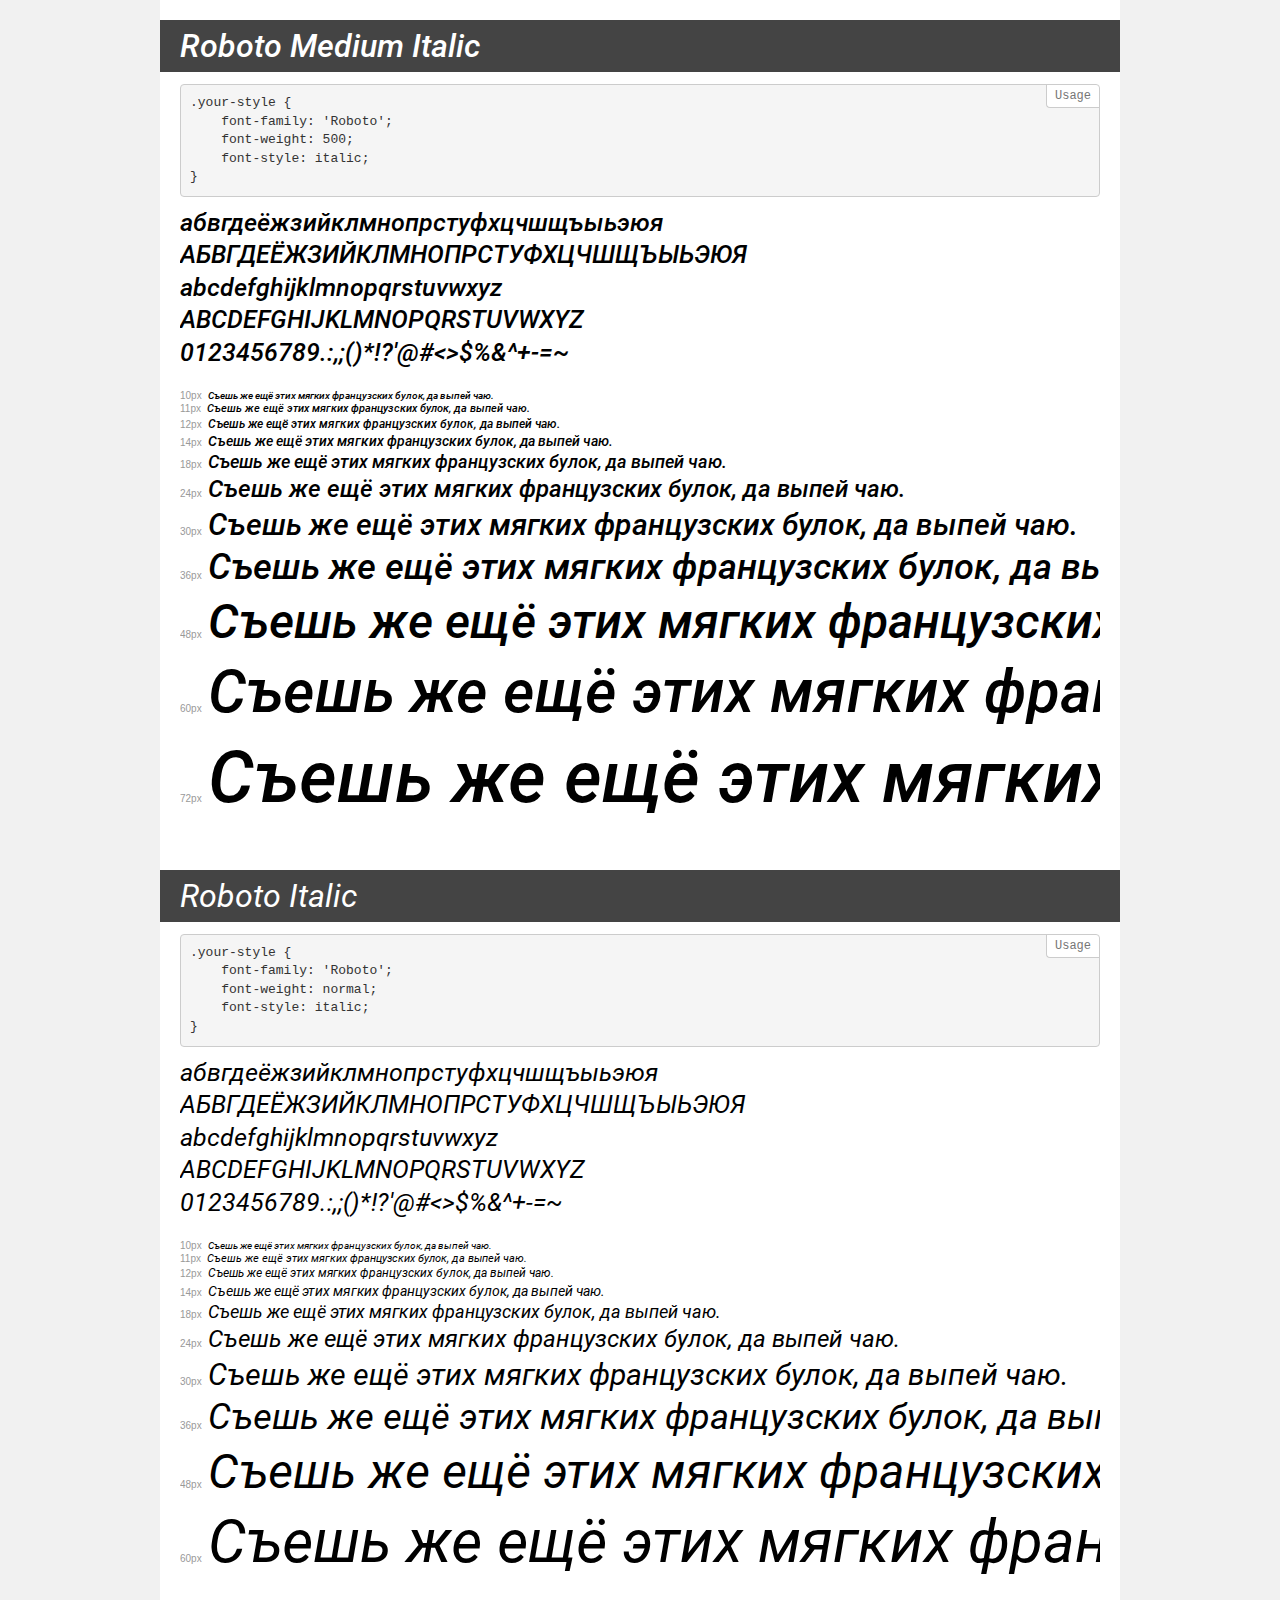
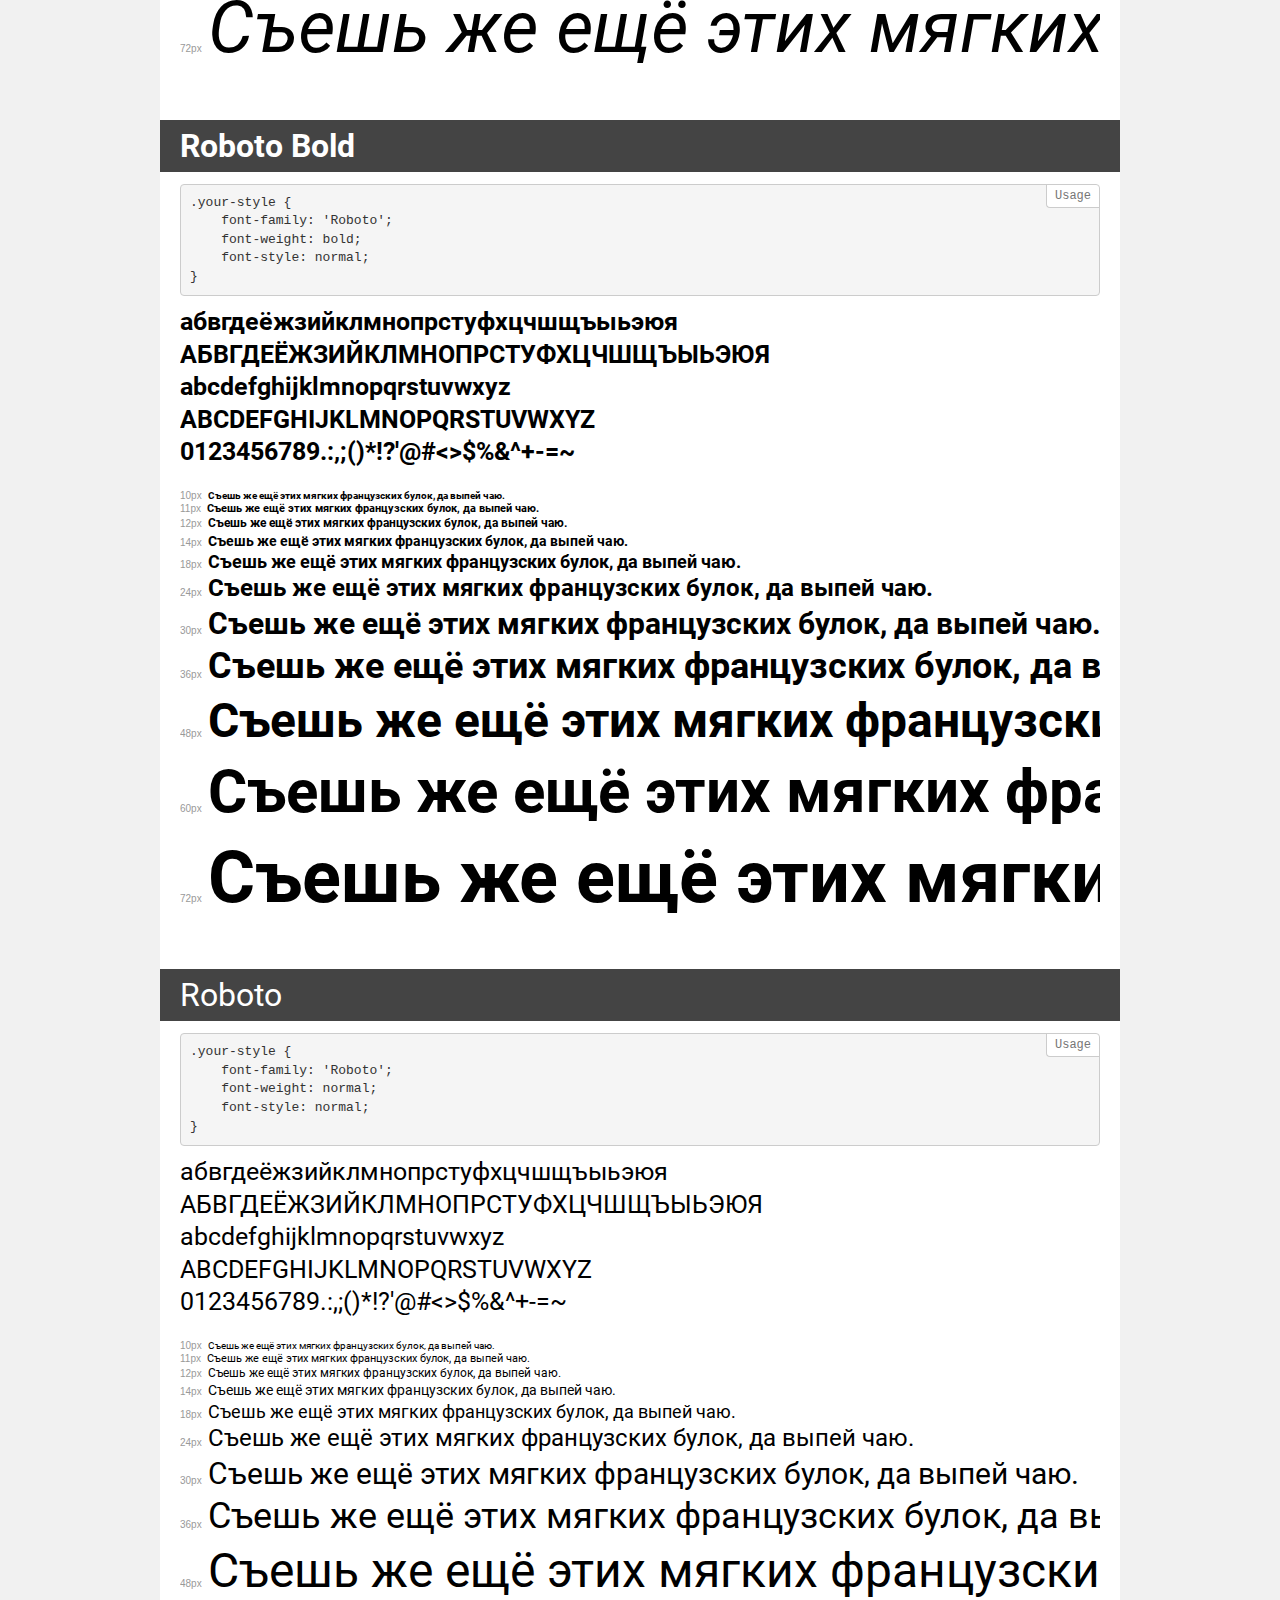
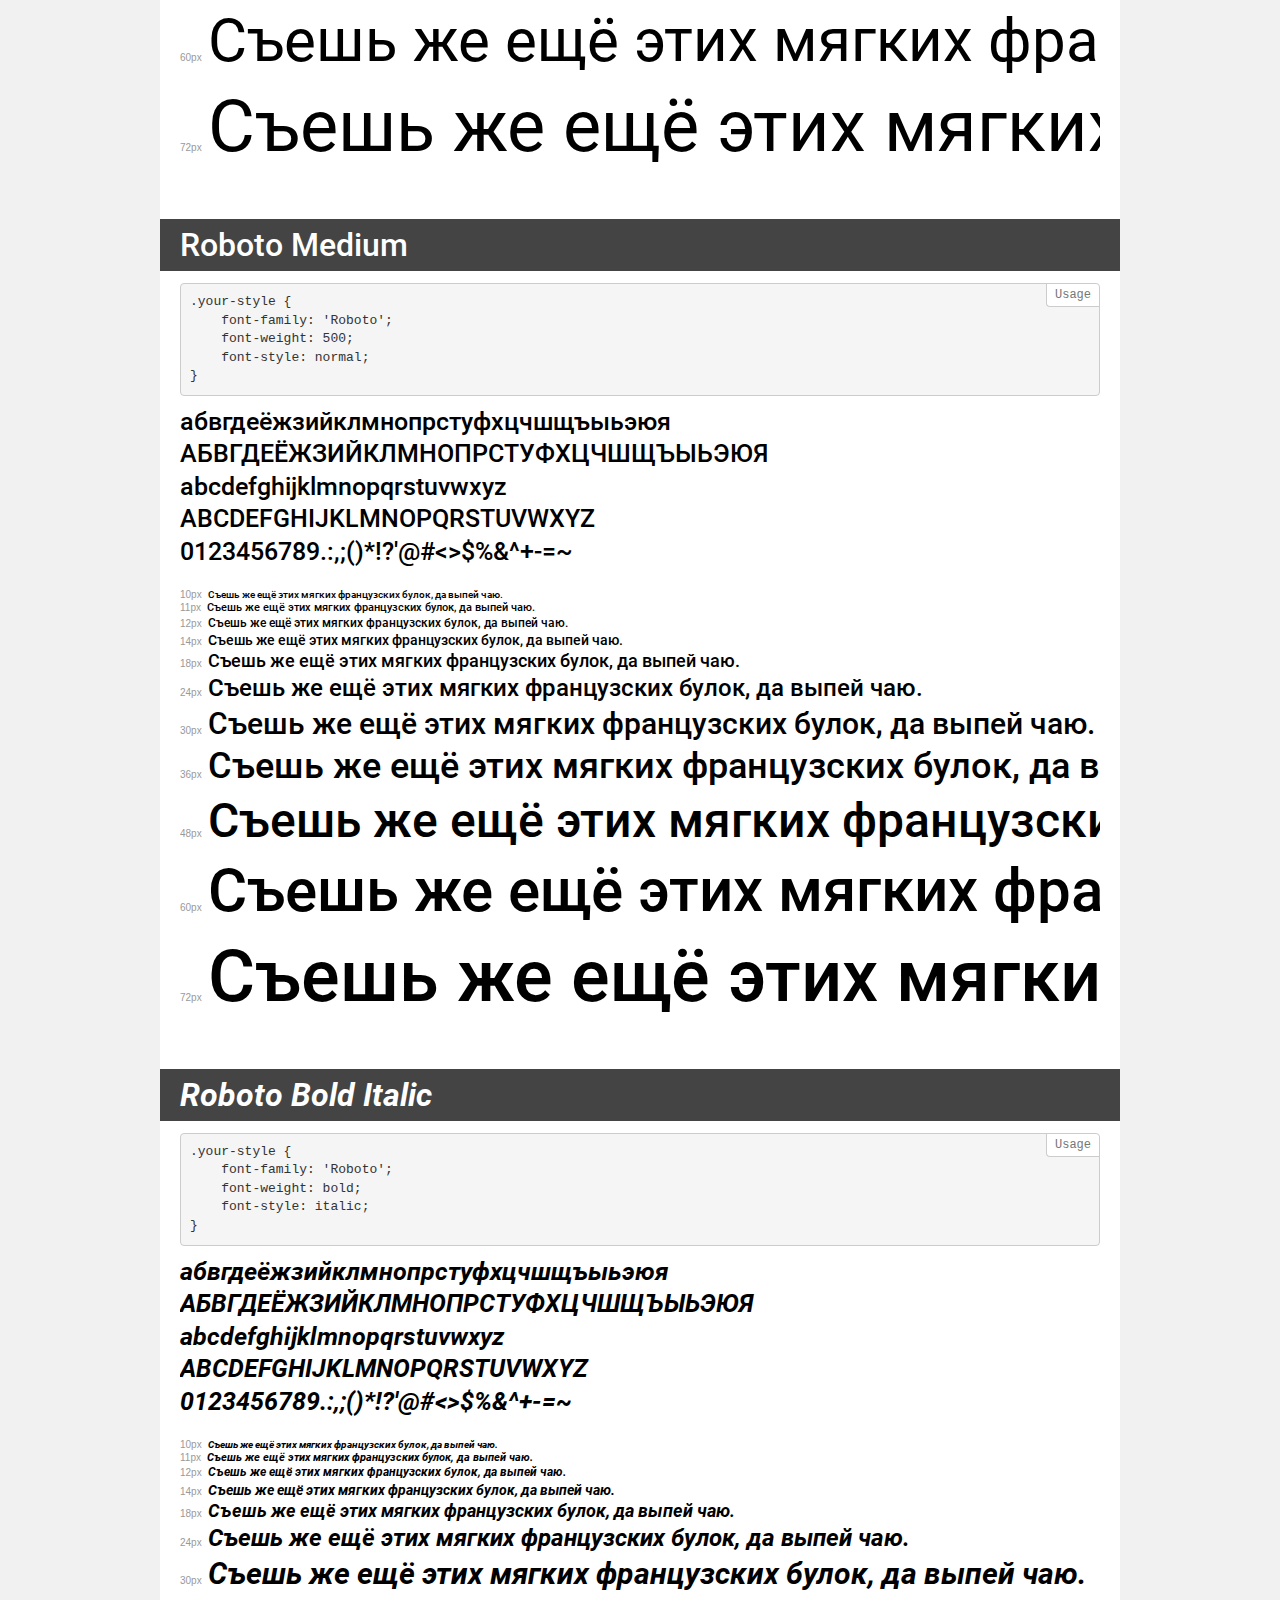
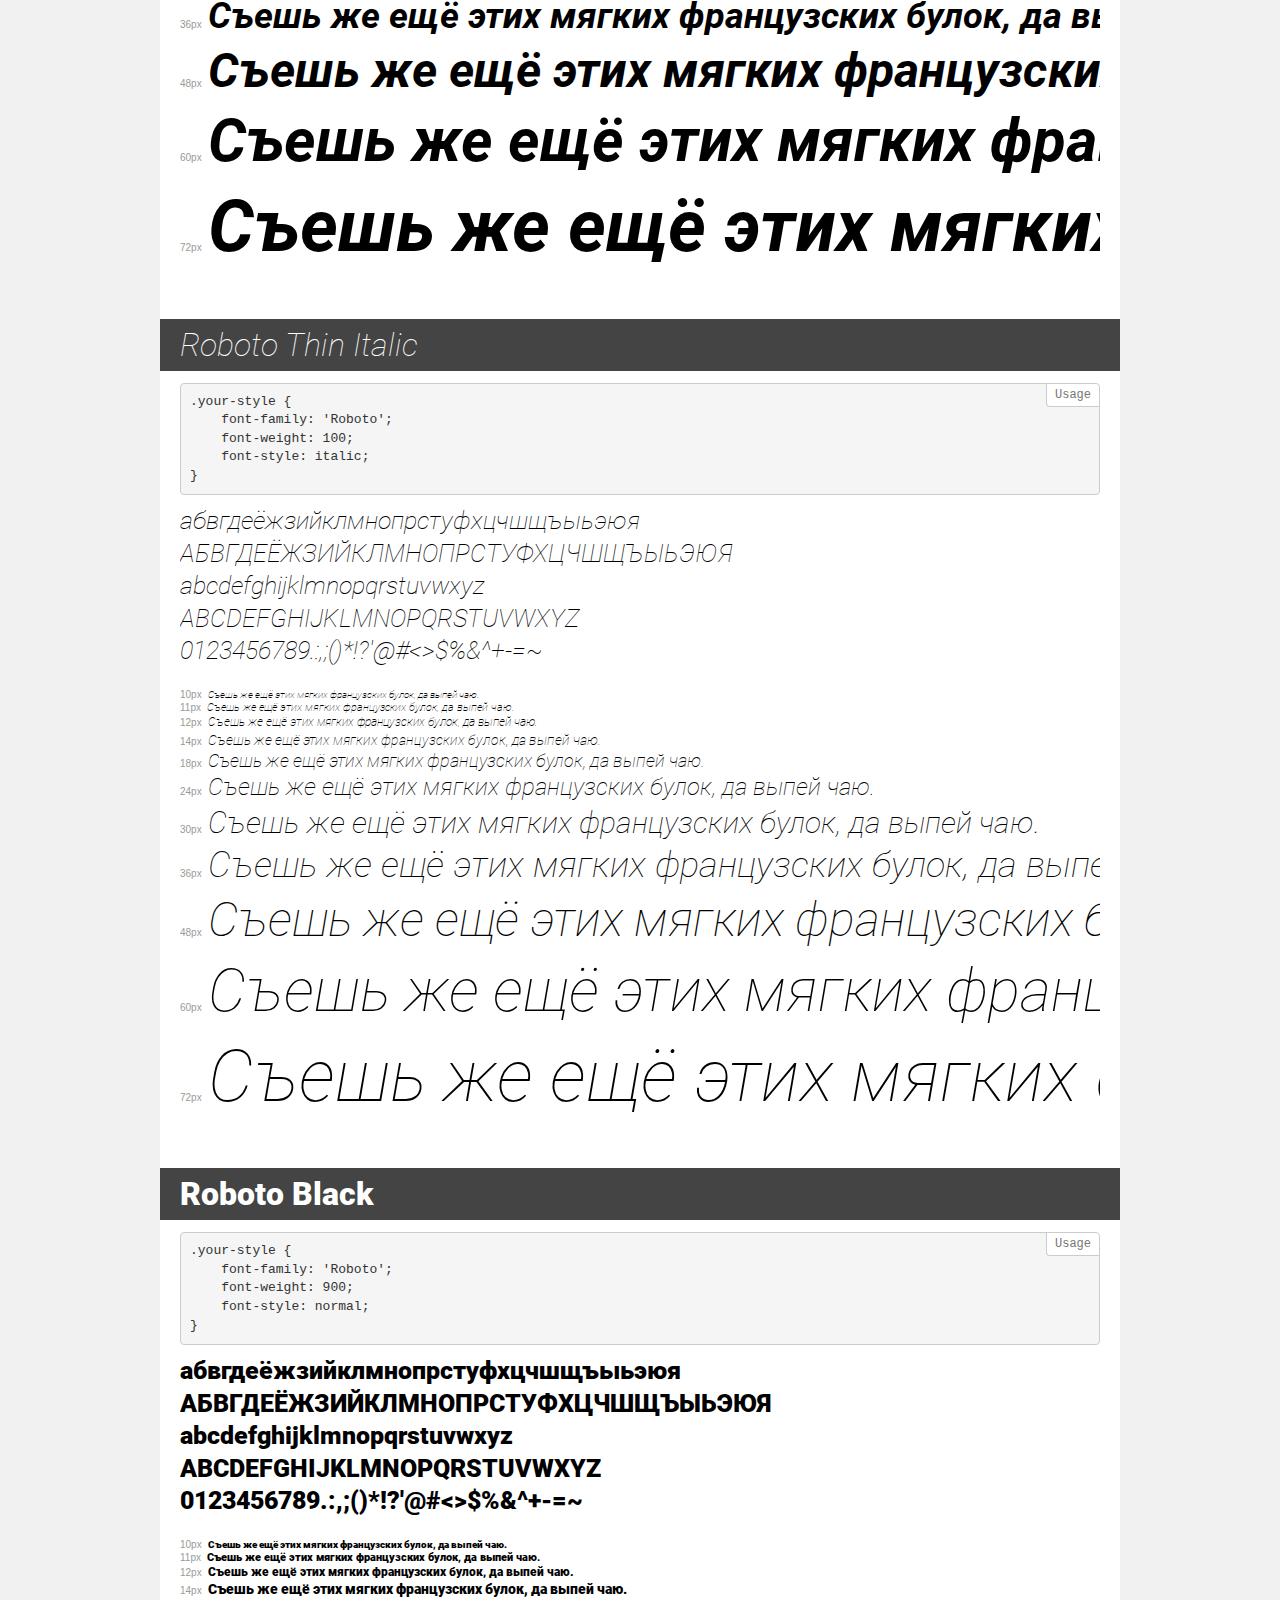
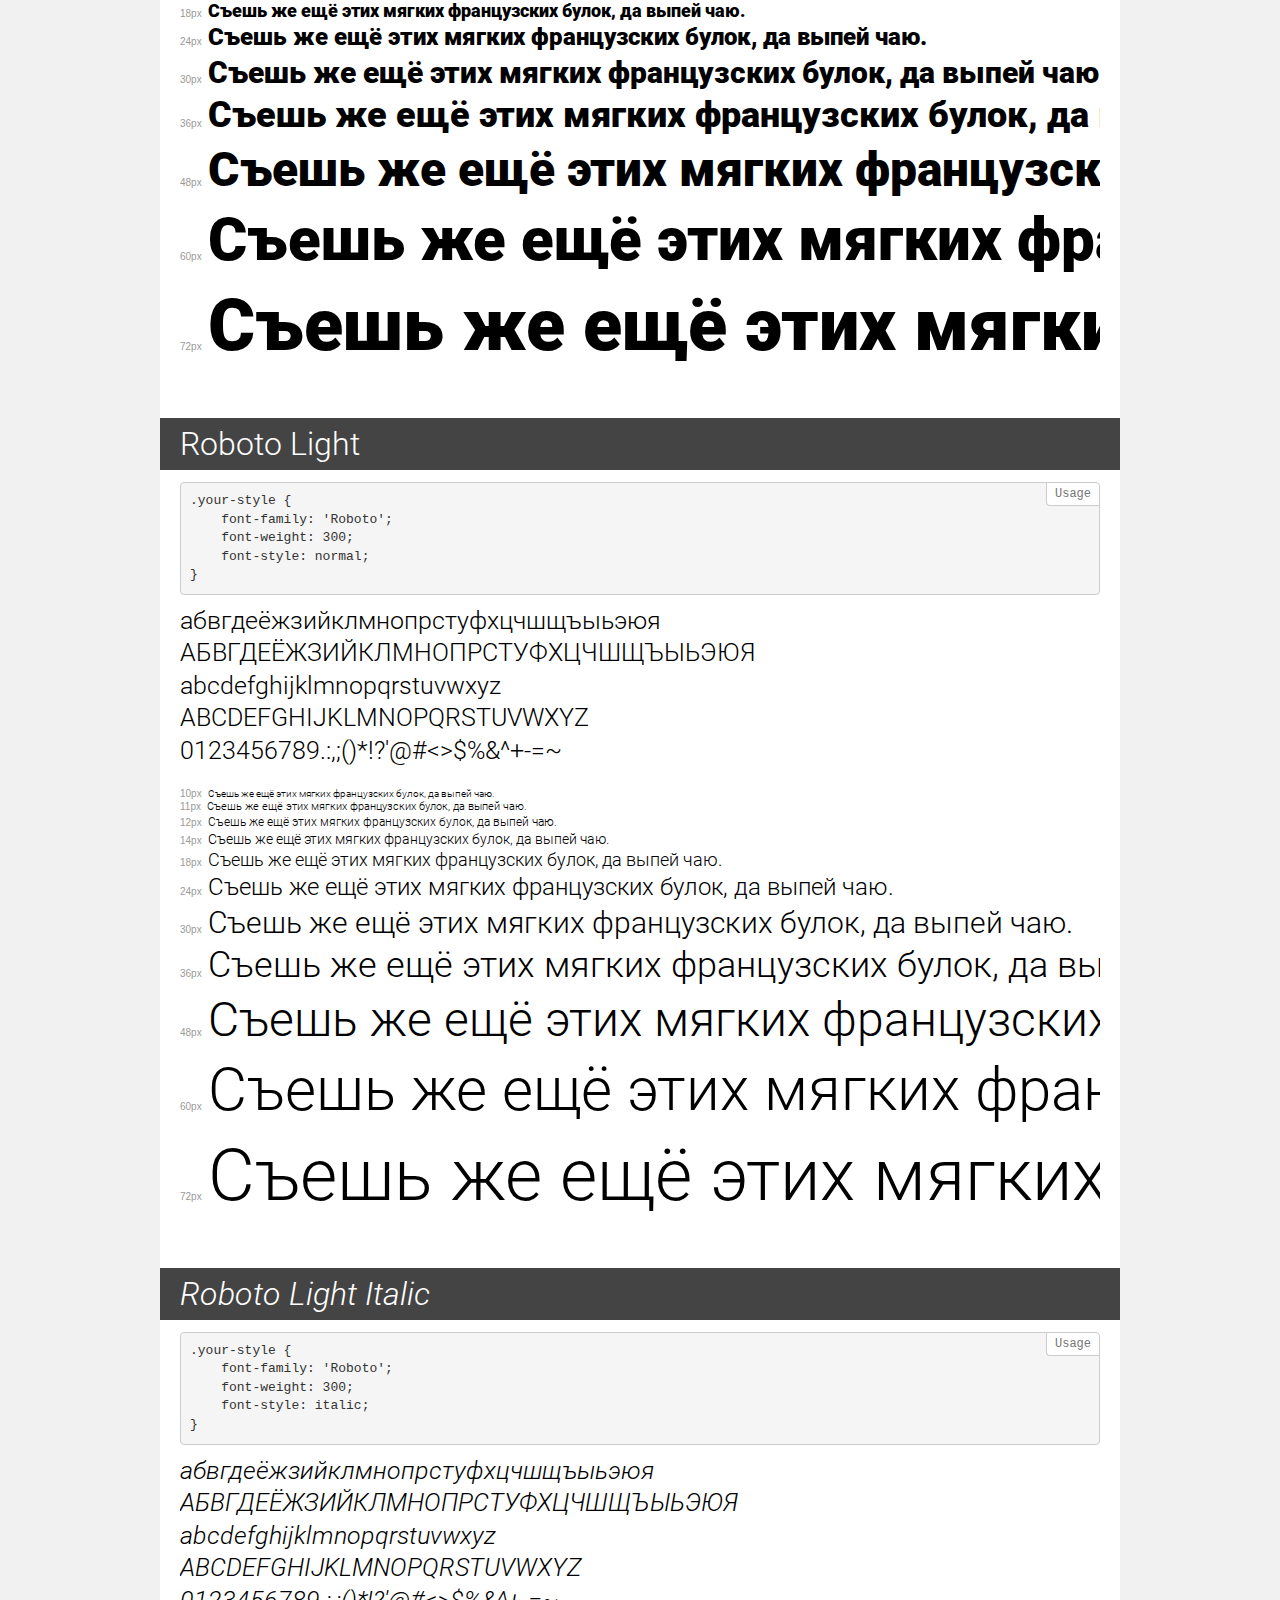
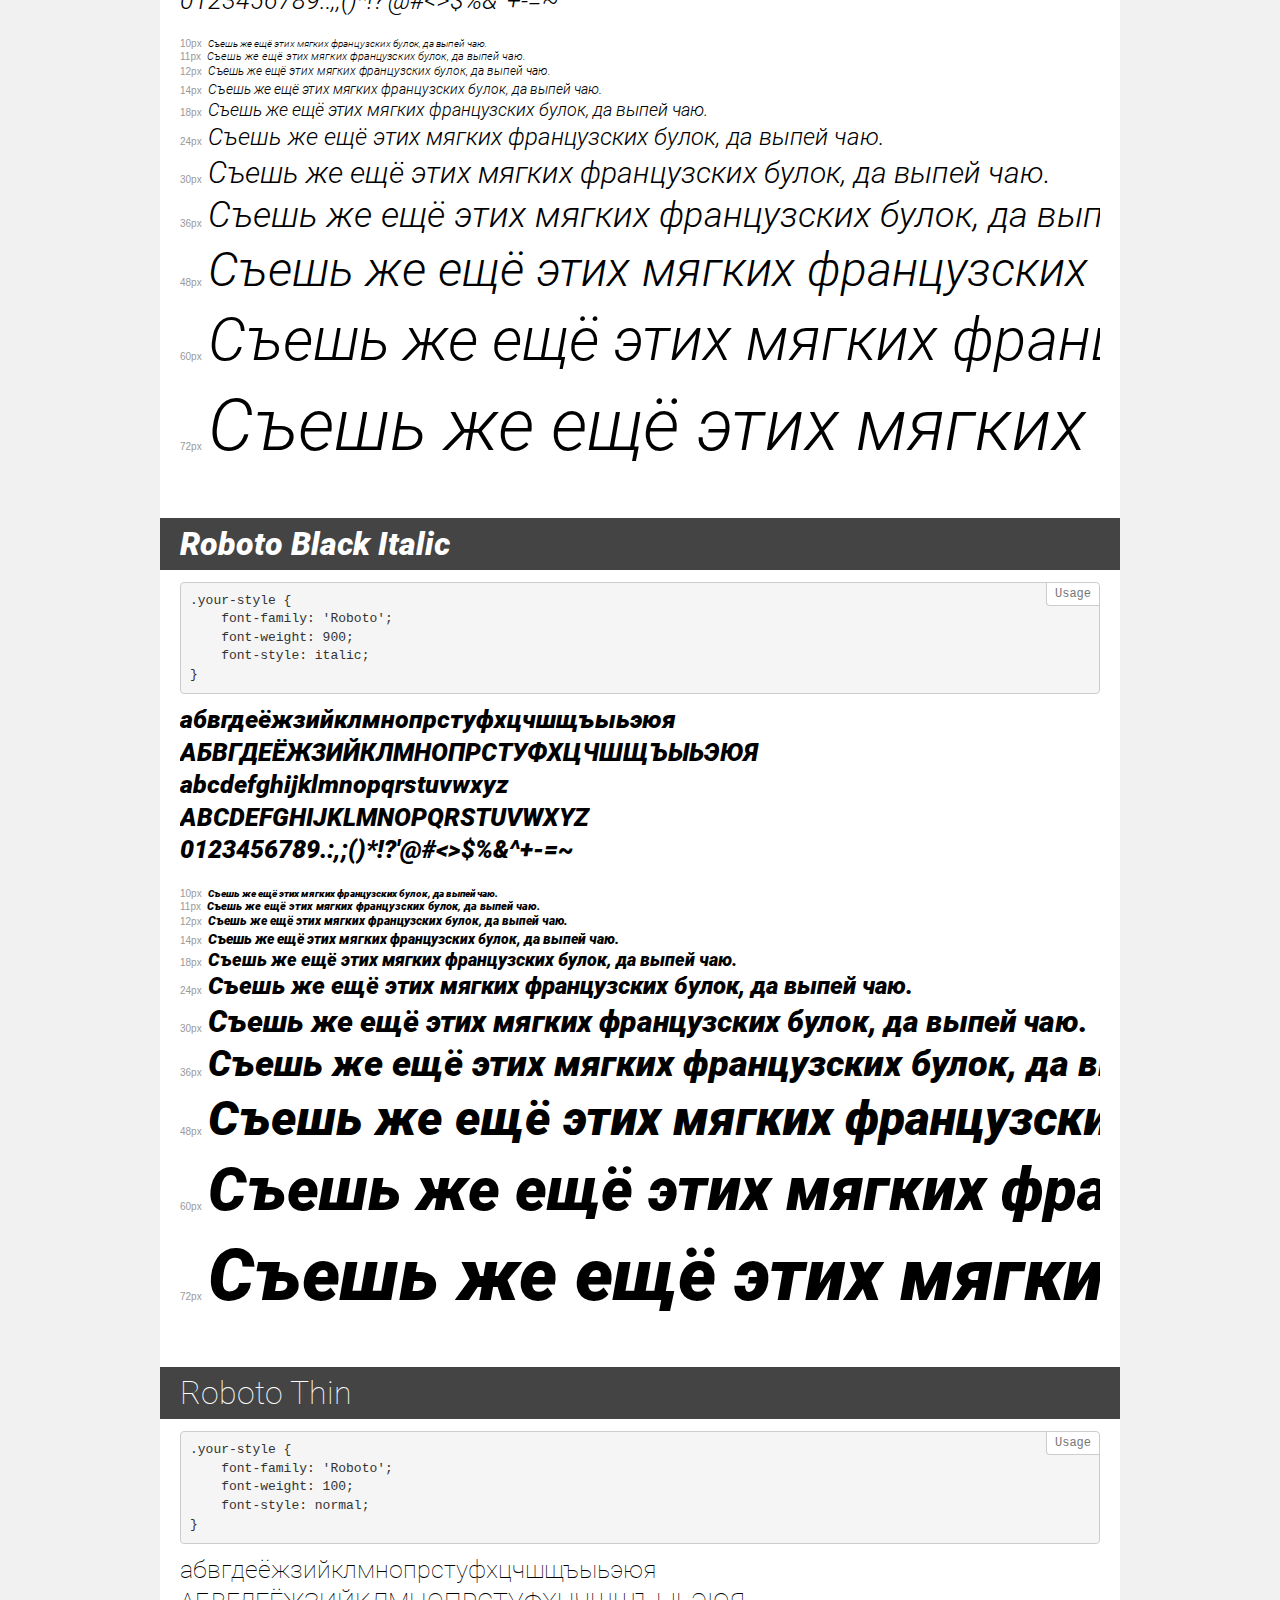
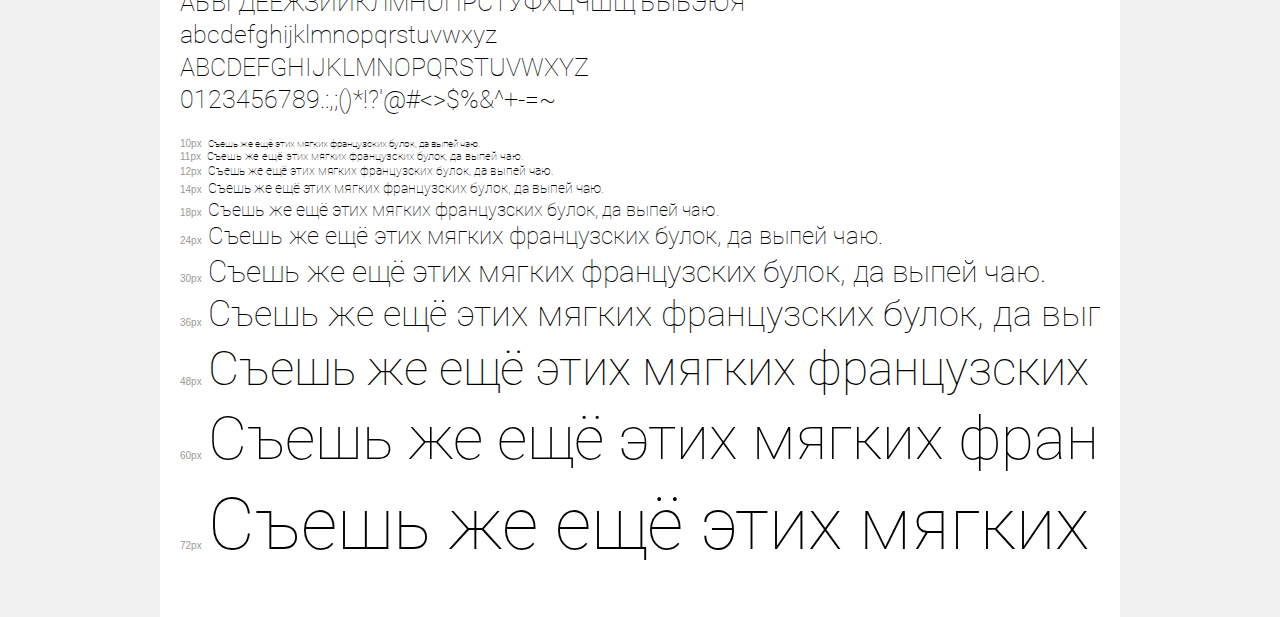
<file: Roboto/demo.html>
<!DOCTYPE html>
<html>
<head>
    <meta charset="utf-8">
    <meta http-equiv="X-UA-Compatible" content="IE=edge">
    <meta name="viewport" content="width=device-width, initial-scale=1">
    <meta name="robots" content="noindex, noarchive">
    <title>Transfonter demo</title>
    <link href="stylesheet.css" rel="stylesheet">
    <style>
        /*
        http://meyerweb.com/eric/tools/css/reset/
        v2.0 | 20110126
        License: none (public domain)
        */
        html, body, div, span, applet, object, iframe,
        h1, h2, h3, h4, h5, h6, p, blockquote, pre,
        a, abbr, acronym, address, big, cite, code,
        del, dfn, em, img, ins, kbd, q, s, samp,
        small, strike, strong, sub, sup, tt, var,
        b, u, i, center,
        dl, dt, dd, ol, ul, li,
        fieldset, form, label, legend,
        table, caption, tbody, tfoot, thead, tr, th, td,
        article, aside, canvas, details, embed,
        figure, figcaption, footer, header, hgroup,
        menu, nav, output, ruby, section, summary,
        time, mark, audio, video {
            margin: 0;
            padding: 0;
            border: 0;
            font-size: 100%;
            font: inherit;
            vertical-align: baseline;
        }
        /* HTML5 display-role reset for older browsers */
        article, aside, details, figcaption, figure,
        footer, header, hgroup, menu, nav, section {
            display: block;
        }
        body {
            line-height: 1;
        }
        ol, ul {
            list-style: none;
        }
        blockquote, q {
            quotes: none;
        }
        blockquote:before, blockquote:after,
        q:before, q:after {
            content: '';
            content: none;
        }
        table {
            border-collapse: collapse;
            border-spacing: 0;
        }
        /* common styles */
        body {
            background: #f1f1f1;
            color: #000;
        }
        .page {
            background: #fff;
            width: 920px;
            margin: 0 auto;
            padding: 20px 20px 0 20px;
            overflow: hidden;
        }
        .font-container {
            overflow-x: auto;
            overflow-y: hidden;
            margin-bottom: 40px;
            line-height: 1.3;
            white-space: nowrap;
            padding-bottom: 5px;
        }
        h1 {
            position: relative;
            background: #444;
            font-size: 32px;
            color: #fff;
            padding: 10px 20px;
            margin: 0 -20px 12px -20px;
        }
        .letters {
            font-size: 25px;
            margin-bottom: 20px;
        }
        .s10:before {
            content: '10px';
        }
        .s11:before {
            content: '11px';
        }
        .s12:before {
            content: '12px';
        }
        .s14:before {
            content: '14px';
        }
        .s18:before {
            content: '18px';
        }
        .s24:before {
            content: '24px';
        }
        .s30:before {
            content: '30px';
        }
        .s36:before {
            content: '36px';
        }
        .s48:before {
            content: '48px';
        }
        .s60:before {
            content: '60px';
        }
        .s72:before {
            content: '72px';
        }
        .s10:before, .s11:before, .s12:before, .s14:before,
        .s18:before, .s24:before, .s30:before, .s36:before,
        .s48:before, .s60:before, .s72:before {
            font-family: Arial, sans-serif;
            font-size: 10px;
            font-weight: normal;
            font-style: normal;
            color: #999;
            padding-right: 6px;
        }
        pre {
            display: block;
            position: relative;
            padding: 9px;
            margin: 0 0 10px;
            font-family: Monaco, Menlo, Consolas, "Courier New", monospace !important;
            font-size: 13px;
            line-height: 1.428571429;
            color: #333;
            font-weight: normal !important;
            font-style: normal !important;
            background-color: #f5f5f5;
            border: 1px solid #ccc;
            overflow-x: auto;
            border-radius: 4px;
        }
        pre:after {
            display: block;
            position: absolute;
            right: 0;
            top: 0;
            content: 'Usage';
            line-height: 1;
            padding: 5px 8px;
            font-size: 12px;
            color: #767676;
            background-color: #fff;
            border: 1px solid #ccc;
            border-right: none;
            border-top: none;
            border-radius: 0 4px 0 4px;
            z-index: 10;
        }
        /* responsive */
        @media (max-width: 959px) {
            .page {
                width: auto;
                margin: 0;
            }
        }
    </style>
</head>
<body>
<div class="page">
    <div class="demo" style="font-family: 'Roboto'; font-weight: 500; font-style: italic;">
        <h1>Roboto Medium Italic</h1>
        <pre>.your-style {
    font-family: 'Roboto';
    font-weight: 500;
    font-style: italic;
}</pre>
        <div class="font-container">
            <p class="letters">
                абвгдеёжзийклмнопрстуфхцчшщъыьэюя<br>
АБВГДЕЁЖЗИЙКЛМНОПРСТУФХЦЧШЩЪЫЬЭЮЯ<br>
abcdefghijklmnopqrstuvwxyz<br>
ABCDEFGHIJKLMNOPQRSTUVWXYZ<br>
                0123456789.:,;()*!?'@#<>$%&^+-=~
            </p>
            <p class="s10" style="font-size: 10px;">Съешь же ещё этих мягких французских булок, да выпей чаю.</p>
            <p class="s11" style="font-size: 11px;">Съешь же ещё этих мягких французских булок, да выпей чаю.</p>
            <p class="s12" style="font-size: 12px;">Съешь же ещё этих мягких французских булок, да выпей чаю.</p>
            <p class="s14" style="font-size: 14px;">Съешь же ещё этих мягких французских булок, да выпей чаю.</p>
            <p class="s18" style="font-size: 18px;">Съешь же ещё этих мягких французских булок, да выпей чаю.</p>
            <p class="s24" style="font-size: 24px;">Съешь же ещё этих мягких французских булок, да выпей чаю.</p>
            <p class="s30" style="font-size: 30px;">Съешь же ещё этих мягких французских булок, да выпей чаю.</p>
            <p class="s36" style="font-size: 36px;">Съешь же ещё этих мягких французских булок, да выпей чаю.</p>
            <p class="s48" style="font-size: 48px;">Съешь же ещё этих мягких французских булок, да выпей чаю.</p>
            <p class="s60" style="font-size: 60px;">Съешь же ещё этих мягких французских булок, да выпей чаю.</p>
            <p class="s72" style="font-size: 72px;">Съешь же ещё этих мягких французских булок, да выпей чаю.</p>
        </div>
    </div>
    <div class="demo" style="font-family: 'Roboto'; font-weight: normal; font-style: italic;">
        <h1>Roboto Italic</h1>
        <pre>.your-style {
    font-family: 'Roboto';
    font-weight: normal;
    font-style: italic;
}</pre>
        <div class="font-container">
            <p class="letters">
                абвгдеёжзийклмнопрстуфхцчшщъыьэюя<br>
АБВГДЕЁЖЗИЙКЛМНОПРСТУФХЦЧШЩЪЫЬЭЮЯ<br>
abcdefghijklmnopqrstuvwxyz<br>
ABCDEFGHIJKLMNOPQRSTUVWXYZ<br>
                0123456789.:,;()*!?'@#<>$%&^+-=~
            </p>
            <p class="s10" style="font-size: 10px;">Съешь же ещё этих мягких французских булок, да выпей чаю.</p>
            <p class="s11" style="font-size: 11px;">Съешь же ещё этих мягких французских булок, да выпей чаю.</p>
            <p class="s12" style="font-size: 12px;">Съешь же ещё этих мягких французских булок, да выпей чаю.</p>
            <p class="s14" style="font-size: 14px;">Съешь же ещё этих мягких французских булок, да выпей чаю.</p>
            <p class="s18" style="font-size: 18px;">Съешь же ещё этих мягких французских булок, да выпей чаю.</p>
            <p class="s24" style="font-size: 24px;">Съешь же ещё этих мягких французских булок, да выпей чаю.</p>
            <p class="s30" style="font-size: 30px;">Съешь же ещё этих мягких французских булок, да выпей чаю.</p>
            <p class="s36" style="font-size: 36px;">Съешь же ещё этих мягких французских булок, да выпей чаю.</p>
            <p class="s48" style="font-size: 48px;">Съешь же ещё этих мягких французских булок, да выпей чаю.</p>
            <p class="s60" style="font-size: 60px;">Съешь же ещё этих мягких французских булок, да выпей чаю.</p>
            <p class="s72" style="font-size: 72px;">Съешь же ещё этих мягких французских булок, да выпей чаю.</p>
        </div>
    </div>
    <div class="demo" style="font-family: 'Roboto'; font-weight: bold; font-style: normal;">
        <h1>Roboto Bold</h1>
        <pre>.your-style {
    font-family: 'Roboto';
    font-weight: bold;
    font-style: normal;
}</pre>
        <div class="font-container">
            <p class="letters">
                абвгдеёжзийклмнопрстуфхцчшщъыьэюя<br>
АБВГДЕЁЖЗИЙКЛМНОПРСТУФХЦЧШЩЪЫЬЭЮЯ<br>
abcdefghijklmnopqrstuvwxyz<br>
ABCDEFGHIJKLMNOPQRSTUVWXYZ<br>
                0123456789.:,;()*!?'@#<>$%&^+-=~
            </p>
            <p class="s10" style="font-size: 10px;">Съешь же ещё этих мягких французских булок, да выпей чаю.</p>
            <p class="s11" style="font-size: 11px;">Съешь же ещё этих мягких французских булок, да выпей чаю.</p>
            <p class="s12" style="font-size: 12px;">Съешь же ещё этих мягких французских булок, да выпей чаю.</p>
            <p class="s14" style="font-size: 14px;">Съешь же ещё этих мягких французских булок, да выпей чаю.</p>
            <p class="s18" style="font-size: 18px;">Съешь же ещё этих мягких французских булок, да выпей чаю.</p>
            <p class="s24" style="font-size: 24px;">Съешь же ещё этих мягких французских булок, да выпей чаю.</p>
            <p class="s30" style="font-size: 30px;">Съешь же ещё этих мягких французских булок, да выпей чаю.</p>
            <p class="s36" style="font-size: 36px;">Съешь же ещё этих мягких французских булок, да выпей чаю.</p>
            <p class="s48" style="font-size: 48px;">Съешь же ещё этих мягких французских булок, да выпей чаю.</p>
            <p class="s60" style="font-size: 60px;">Съешь же ещё этих мягких французских булок, да выпей чаю.</p>
            <p class="s72" style="font-size: 72px;">Съешь же ещё этих мягких французских булок, да выпей чаю.</p>
        </div>
    </div>
    <div class="demo" style="font-family: 'Roboto'; font-weight: normal; font-style: normal;">
        <h1>Roboto</h1>
        <pre>.your-style {
    font-family: 'Roboto';
    font-weight: normal;
    font-style: normal;
}</pre>
        <div class="font-container">
            <p class="letters">
                абвгдеёжзийклмнопрстуфхцчшщъыьэюя<br>
АБВГДЕЁЖЗИЙКЛМНОПРСТУФХЦЧШЩЪЫЬЭЮЯ<br>
abcdefghijklmnopqrstuvwxyz<br>
ABCDEFGHIJKLMNOPQRSTUVWXYZ<br>
                0123456789.:,;()*!?'@#<>$%&^+-=~
            </p>
            <p class="s10" style="font-size: 10px;">Съешь же ещё этих мягких французских булок, да выпей чаю.</p>
            <p class="s11" style="font-size: 11px;">Съешь же ещё этих мягких французских булок, да выпей чаю.</p>
            <p class="s12" style="font-size: 12px;">Съешь же ещё этих мягких французских булок, да выпей чаю.</p>
            <p class="s14" style="font-size: 14px;">Съешь же ещё этих мягких французских булок, да выпей чаю.</p>
            <p class="s18" style="font-size: 18px;">Съешь же ещё этих мягких французских булок, да выпей чаю.</p>
            <p class="s24" style="font-size: 24px;">Съешь же ещё этих мягких французских булок, да выпей чаю.</p>
            <p class="s30" style="font-size: 30px;">Съешь же ещё этих мягких французских булок, да выпей чаю.</p>
            <p class="s36" style="font-size: 36px;">Съешь же ещё этих мягких французских булок, да выпей чаю.</p>
            <p class="s48" style="font-size: 48px;">Съешь же ещё этих мягких французских булок, да выпей чаю.</p>
            <p class="s60" style="font-size: 60px;">Съешь же ещё этих мягких французских булок, да выпей чаю.</p>
            <p class="s72" style="font-size: 72px;">Съешь же ещё этих мягких французских булок, да выпей чаю.</p>
        </div>
    </div>
    <div class="demo" style="font-family: 'Roboto'; font-weight: 500; font-style: normal;">
        <h1>Roboto Medium</h1>
        <pre>.your-style {
    font-family: 'Roboto';
    font-weight: 500;
    font-style: normal;
}</pre>
        <div class="font-container">
            <p class="letters">
                абвгдеёжзийклмнопрстуфхцчшщъыьэюя<br>
АБВГДЕЁЖЗИЙКЛМНОПРСТУФХЦЧШЩЪЫЬЭЮЯ<br>
abcdefghijklmnopqrstuvwxyz<br>
ABCDEFGHIJKLMNOPQRSTUVWXYZ<br>
                0123456789.:,;()*!?'@#<>$%&^+-=~
            </p>
            <p class="s10" style="font-size: 10px;">Съешь же ещё этих мягких французских булок, да выпей чаю.</p>
            <p class="s11" style="font-size: 11px;">Съешь же ещё этих мягких французских булок, да выпей чаю.</p>
            <p class="s12" style="font-size: 12px;">Съешь же ещё этих мягких французских булок, да выпей чаю.</p>
            <p class="s14" style="font-size: 14px;">Съешь же ещё этих мягких французских булок, да выпей чаю.</p>
            <p class="s18" style="font-size: 18px;">Съешь же ещё этих мягких французских булок, да выпей чаю.</p>
            <p class="s24" style="font-size: 24px;">Съешь же ещё этих мягких французских булок, да выпей чаю.</p>
            <p class="s30" style="font-size: 30px;">Съешь же ещё этих мягких французских булок, да выпей чаю.</p>
            <p class="s36" style="font-size: 36px;">Съешь же ещё этих мягких французских булок, да выпей чаю.</p>
            <p class="s48" style="font-size: 48px;">Съешь же ещё этих мягких французских булок, да выпей чаю.</p>
            <p class="s60" style="font-size: 60px;">Съешь же ещё этих мягких французских булок, да выпей чаю.</p>
            <p class="s72" style="font-size: 72px;">Съешь же ещё этих мягких французских булок, да выпей чаю.</p>
        </div>
    </div>
    <div class="demo" style="font-family: 'Roboto'; font-weight: bold; font-style: italic;">
        <h1>Roboto Bold Italic</h1>
        <pre>.your-style {
    font-family: 'Roboto';
    font-weight: bold;
    font-style: italic;
}</pre>
        <div class="font-container">
            <p class="letters">
                абвгдеёжзийклмнопрстуфхцчшщъыьэюя<br>
АБВГДЕЁЖЗИЙКЛМНОПРСТУФХЦЧШЩЪЫЬЭЮЯ<br>
abcdefghijklmnopqrstuvwxyz<br>
ABCDEFGHIJKLMNOPQRSTUVWXYZ<br>
                0123456789.:,;()*!?'@#<>$%&^+-=~
            </p>
            <p class="s10" style="font-size: 10px;">Съешь же ещё этих мягких французских булок, да выпей чаю.</p>
            <p class="s11" style="font-size: 11px;">Съешь же ещё этих мягких французских булок, да выпей чаю.</p>
            <p class="s12" style="font-size: 12px;">Съешь же ещё этих мягких французских булок, да выпей чаю.</p>
            <p class="s14" style="font-size: 14px;">Съешь же ещё этих мягких французских булок, да выпей чаю.</p>
            <p class="s18" style="font-size: 18px;">Съешь же ещё этих мягких французских булок, да выпей чаю.</p>
            <p class="s24" style="font-size: 24px;">Съешь же ещё этих мягких французских булок, да выпей чаю.</p>
            <p class="s30" style="font-size: 30px;">Съешь же ещё этих мягких французских булок, да выпей чаю.</p>
            <p class="s36" style="font-size: 36px;">Съешь же ещё этих мягких французских булок, да выпей чаю.</p>
            <p class="s48" style="font-size: 48px;">Съешь же ещё этих мягких французских булок, да выпей чаю.</p>
            <p class="s60" style="font-size: 60px;">Съешь же ещё этих мягких французских булок, да выпей чаю.</p>
            <p class="s72" style="font-size: 72px;">Съешь же ещё этих мягких французских булок, да выпей чаю.</p>
        </div>
    </div>
    <div class="demo" style="font-family: 'Roboto'; font-weight: 100; font-style: italic;">
        <h1>Roboto Thin Italic</h1>
        <pre>.your-style {
    font-family: 'Roboto';
    font-weight: 100;
    font-style: italic;
}</pre>
        <div class="font-container">
            <p class="letters">
                абвгдеёжзийклмнопрстуфхцчшщъыьэюя<br>
АБВГДЕЁЖЗИЙКЛМНОПРСТУФХЦЧШЩЪЫЬЭЮЯ<br>
abcdefghijklmnopqrstuvwxyz<br>
ABCDEFGHIJKLMNOPQRSTUVWXYZ<br>
                0123456789.:,;()*!?'@#<>$%&^+-=~
            </p>
            <p class="s10" style="font-size: 10px;">Съешь же ещё этих мягких французских булок, да выпей чаю.</p>
            <p class="s11" style="font-size: 11px;">Съешь же ещё этих мягких французских булок, да выпей чаю.</p>
            <p class="s12" style="font-size: 12px;">Съешь же ещё этих мягких французских булок, да выпей чаю.</p>
            <p class="s14" style="font-size: 14px;">Съешь же ещё этих мягких французских булок, да выпей чаю.</p>
            <p class="s18" style="font-size: 18px;">Съешь же ещё этих мягких французских булок, да выпей чаю.</p>
            <p class="s24" style="font-size: 24px;">Съешь же ещё этих мягких французских булок, да выпей чаю.</p>
            <p class="s30" style="font-size: 30px;">Съешь же ещё этих мягких французских булок, да выпей чаю.</p>
            <p class="s36" style="font-size: 36px;">Съешь же ещё этих мягких французских булок, да выпей чаю.</p>
            <p class="s48" style="font-size: 48px;">Съешь же ещё этих мягких французских булок, да выпей чаю.</p>
            <p class="s60" style="font-size: 60px;">Съешь же ещё этих мягких французских булок, да выпей чаю.</p>
            <p class="s72" style="font-size: 72px;">Съешь же ещё этих мягких французских булок, да выпей чаю.</p>
        </div>
    </div>
    <div class="demo" style="font-family: 'Roboto'; font-weight: 900; font-style: normal;">
        <h1>Roboto Black</h1>
        <pre>.your-style {
    font-family: 'Roboto';
    font-weight: 900;
    font-style: normal;
}</pre>
        <div class="font-container">
            <p class="letters">
                абвгдеёжзийклмнопрстуфхцчшщъыьэюя<br>
АБВГДЕЁЖЗИЙКЛМНОПРСТУФХЦЧШЩЪЫЬЭЮЯ<br>
abcdefghijklmnopqrstuvwxyz<br>
ABCDEFGHIJKLMNOPQRSTUVWXYZ<br>
                0123456789.:,;()*!?'@#<>$%&^+-=~
            </p>
            <p class="s10" style="font-size: 10px;">Съешь же ещё этих мягких французских булок, да выпей чаю.</p>
            <p class="s11" style="font-size: 11px;">Съешь же ещё этих мягких французских булок, да выпей чаю.</p>
            <p class="s12" style="font-size: 12px;">Съешь же ещё этих мягких французских булок, да выпей чаю.</p>
            <p class="s14" style="font-size: 14px;">Съешь же ещё этих мягких французских булок, да выпей чаю.</p>
            <p class="s18" style="font-size: 18px;">Съешь же ещё этих мягких французских булок, да выпей чаю.</p>
            <p class="s24" style="font-size: 24px;">Съешь же ещё этих мягких французских булок, да выпей чаю.</p>
            <p class="s30" style="font-size: 30px;">Съешь же ещё этих мягких французских булок, да выпей чаю.</p>
            <p class="s36" style="font-size: 36px;">Съешь же ещё этих мягких французских булок, да выпей чаю.</p>
            <p class="s48" style="font-size: 48px;">Съешь же ещё этих мягких французских булок, да выпей чаю.</p>
            <p class="s60" style="font-size: 60px;">Съешь же ещё этих мягких французских булок, да выпей чаю.</p>
            <p class="s72" style="font-size: 72px;">Съешь же ещё этих мягких французских булок, да выпей чаю.</p>
        </div>
    </div>
    <div class="demo" style="font-family: 'Roboto'; font-weight: 300; font-style: normal;">
        <h1>Roboto Light</h1>
        <pre>.your-style {
    font-family: 'Roboto';
    font-weight: 300;
    font-style: normal;
}</pre>
        <div class="font-container">
            <p class="letters">
                абвгдеёжзийклмнопрстуфхцчшщъыьэюя<br>
АБВГДЕЁЖЗИЙКЛМНОПРСТУФХЦЧШЩЪЫЬЭЮЯ<br>
abcdefghijklmnopqrstuvwxyz<br>
ABCDEFGHIJKLMNOPQRSTUVWXYZ<br>
                0123456789.:,;()*!?'@#<>$%&^+-=~
            </p>
            <p class="s10" style="font-size: 10px;">Съешь же ещё этих мягких французских булок, да выпей чаю.</p>
            <p class="s11" style="font-size: 11px;">Съешь же ещё этих мягких французских булок, да выпей чаю.</p>
            <p class="s12" style="font-size: 12px;">Съешь же ещё этих мягких французских булок, да выпей чаю.</p>
            <p class="s14" style="font-size: 14px;">Съешь же ещё этих мягких французских булок, да выпей чаю.</p>
            <p class="s18" style="font-size: 18px;">Съешь же ещё этих мягких французских булок, да выпей чаю.</p>
            <p class="s24" style="font-size: 24px;">Съешь же ещё этих мягких французских булок, да выпей чаю.</p>
            <p class="s30" style="font-size: 30px;">Съешь же ещё этих мягких французских булок, да выпей чаю.</p>
            <p class="s36" style="font-size: 36px;">Съешь же ещё этих мягких французских булок, да выпей чаю.</p>
            <p class="s48" style="font-size: 48px;">Съешь же ещё этих мягких французских булок, да выпей чаю.</p>
            <p class="s60" style="font-size: 60px;">Съешь же ещё этих мягких французских булок, да выпей чаю.</p>
            <p class="s72" style="font-size: 72px;">Съешь же ещё этих мягких французских булок, да выпей чаю.</p>
        </div>
    </div>
    <div class="demo" style="font-family: 'Roboto'; font-weight: 300; font-style: italic;">
        <h1>Roboto Light Italic</h1>
        <pre>.your-style {
    font-family: 'Roboto';
    font-weight: 300;
    font-style: italic;
}</pre>
        <div class="font-container">
            <p class="letters">
                абвгдеёжзийклмнопрстуфхцчшщъыьэюя<br>
АБВГДЕЁЖЗИЙКЛМНОПРСТУФХЦЧШЩЪЫЬЭЮЯ<br>
abcdefghijklmnopqrstuvwxyz<br>
ABCDEFGHIJKLMNOPQRSTUVWXYZ<br>
                0123456789.:,;()*!?'@#<>$%&^+-=~
            </p>
            <p class="s10" style="font-size: 10px;">Съешь же ещё этих мягких французских булок, да выпей чаю.</p>
            <p class="s11" style="font-size: 11px;">Съешь же ещё этих мягких французских булок, да выпей чаю.</p>
            <p class="s12" style="font-size: 12px;">Съешь же ещё этих мягких французских булок, да выпей чаю.</p>
            <p class="s14" style="font-size: 14px;">Съешь же ещё этих мягких французских булок, да выпей чаю.</p>
            <p class="s18" style="font-size: 18px;">Съешь же ещё этих мягких французских булок, да выпей чаю.</p>
            <p class="s24" style="font-size: 24px;">Съешь же ещё этих мягких французских булок, да выпей чаю.</p>
            <p class="s30" style="font-size: 30px;">Съешь же ещё этих мягких французских булок, да выпей чаю.</p>
            <p class="s36" style="font-size: 36px;">Съешь же ещё этих мягких французских булок, да выпей чаю.</p>
            <p class="s48" style="font-size: 48px;">Съешь же ещё этих мягких французских булок, да выпей чаю.</p>
            <p class="s60" style="font-size: 60px;">Съешь же ещё этих мягких французских булок, да выпей чаю.</p>
            <p class="s72" style="font-size: 72px;">Съешь же ещё этих мягких французских булок, да выпей чаю.</p>
        </div>
    </div>
    <div class="demo" style="font-family: 'Roboto'; font-weight: 900; font-style: italic;">
        <h1>Roboto Black Italic</h1>
        <pre>.your-style {
    font-family: 'Roboto';
    font-weight: 900;
    font-style: italic;
}</pre>
        <div class="font-container">
            <p class="letters">
                абвгдеёжзийклмнопрстуфхцчшщъыьэюя<br>
АБВГДЕЁЖЗИЙКЛМНОПРСТУФХЦЧШЩЪЫЬЭЮЯ<br>
abcdefghijklmnopqrstuvwxyz<br>
ABCDEFGHIJKLMNOPQRSTUVWXYZ<br>
                0123456789.:,;()*!?'@#<>$%&^+-=~
            </p>
            <p class="s10" style="font-size: 10px;">Съешь же ещё этих мягких французских булок, да выпей чаю.</p>
            <p class="s11" style="font-size: 11px;">Съешь же ещё этих мягких французских булок, да выпей чаю.</p>
            <p class="s12" style="font-size: 12px;">Съешь же ещё этих мягких французских булок, да выпей чаю.</p>
            <p class="s14" style="font-size: 14px;">Съешь же ещё этих мягких французских булок, да выпей чаю.</p>
            <p class="s18" style="font-size: 18px;">Съешь же ещё этих мягких французских булок, да выпей чаю.</p>
            <p class="s24" style="font-size: 24px;">Съешь же ещё этих мягких французских булок, да выпей чаю.</p>
            <p class="s30" style="font-size: 30px;">Съешь же ещё этих мягких французских булок, да выпей чаю.</p>
            <p class="s36" style="font-size: 36px;">Съешь же ещё этих мягких французских булок, да выпей чаю.</p>
            <p class="s48" style="font-size: 48px;">Съешь же ещё этих мягких французских булок, да выпей чаю.</p>
            <p class="s60" style="font-size: 60px;">Съешь же ещё этих мягких французских булок, да выпей чаю.</p>
            <p class="s72" style="font-size: 72px;">Съешь же ещё этих мягких французских булок, да выпей чаю.</p>
        </div>
    </div>
    <div class="demo" style="font-family: 'Roboto'; font-weight: 100; font-style: normal;">
        <h1>Roboto Thin</h1>
        <pre>.your-style {
    font-family: 'Roboto';
    font-weight: 100;
    font-style: normal;
}</pre>
        <div class="font-container">
            <p class="letters">
                абвгдеёжзийклмнопрстуфхцчшщъыьэюя<br>
АБВГДЕЁЖЗИЙКЛМНОПРСТУФХЦЧШЩЪЫЬЭЮЯ<br>
abcdefghijklmnopqrstuvwxyz<br>
ABCDEFGHIJKLMNOPQRSTUVWXYZ<br>
                0123456789.:,;()*!?'@#<>$%&^+-=~
            </p>
            <p class="s10" style="font-size: 10px;">Съешь же ещё этих мягких французских булок, да выпей чаю.</p>
            <p class="s11" style="font-size: 11px;">Съешь же ещё этих мягких французских булок, да выпей чаю.</p>
            <p class="s12" style="font-size: 12px;">Съешь же ещё этих мягких французских булок, да выпей чаю.</p>
            <p class="s14" style="font-size: 14px;">Съешь же ещё этих мягких французских булок, да выпей чаю.</p>
            <p class="s18" style="font-size: 18px;">Съешь же ещё этих мягких французских булок, да выпей чаю.</p>
            <p class="s24" style="font-size: 24px;">Съешь же ещё этих мягких французских булок, да выпей чаю.</p>
            <p class="s30" style="font-size: 30px;">Съешь же ещё этих мягких французских булок, да выпей чаю.</p>
            <p class="s36" style="font-size: 36px;">Съешь же ещё этих мягких французских булок, да выпей чаю.</p>
            <p class="s48" style="font-size: 48px;">Съешь же ещё этих мягких французских булок, да выпей чаю.</p>
            <p class="s60" style="font-size: 60px;">Съешь же ещё этих мягких французских булок, да выпей чаю.</p>
            <p class="s72" style="font-size: 72px;">Съешь же ещё этих мягких французских булок, да выпей чаю.</p>
        </div>
    </div>
</div>
</body>
</html>
</file>
<file: css/fonts.css>
@font-face {
    font-family: 'Roboto';
    src: url('../fonts/Roboto-Regular.eot');
    src: url('../fonts/Roboto-Regular.eot?#iefix') format('embedded-opentype'),
        url('../fonts/Roboto-Regular.woff') format('woff'),
        url('../fonts/Roboto-Regular.ttf') format('truetype');
    font-weight: 400;
    font-style: normal;
}

@font-face {
    font-family: 'Roboto';
    src: url('../fonts/Roboto-Light.eot');
    src: url('../fonts/Roboto-Light.eot?#iefix') format('embedded-opentype'),
        url('../fonts/Roboto-Light.woff') format('woff'),
        url('../fonts/Roboto-Light.ttf') format('truetype');
    font-weight: 300;
    font-style: normal;
}

@font-face {
    font-family: 'Roboto';
    src: url('../fonts/Roboto-Bold.eot');
    src: url('../fonts/Roboto-Bold.eot?#iefix') format('embedded-opentype'),
        url('../fonts/Roboto-Bold.woff') format('woff'),
        url('../fonts/Roboto-Bold.ttf') format('truetype');
    font-weight: 700;
    font-style: normal;
}

@font-face {
    font-family: 'Roboto Black';
    src: url('../fonts/Roboto-Black.eot');
    src: url('../fonts/Roboto-Black.eot?#iefix') format('embedded-opentype'),
        url('../fonts/Roboto-Black.woff') format('woff'),
        url('../fonts/Roboto-Black.ttf') format('truetype');
    font-weight: 900;
    font-style: normal;
}

@font-face {
    font-family: 'Russo One';
    src:
        url('../fonts/RussoOne-Regular.ttf') format('truetype');
    font-weight: 400;
    font-style: normal;
}
</file>
<file: css/style.css>
* {
  font-family: 'Roboto', sans-serif;
  -webkit-box-sizing: border-box;
          box-sizing: border-box;
}

/* ----- Header ------ */
nav {
  position: fixed;
  width: 100%;
  top: 0;
  min-height: 50px;
  background-color: #1d1d1d;
  z-index: 999;
}

.hamburger {
  display: none;
}

header {
  position: relative;
}

.menu {
  display: -webkit-box;
  display: -ms-flexbox;
  display: flex;
  background-color: #1d1d1d;
  -webkit-box-pack: justify;
      -ms-flex-pack: justify;
          justify-content: space-between;
  padding: 13px 70px;
  margin: 0;
  list-style: none;
}

.menu-link {
  color: #f2f2f2;
  font-size: 15px;
  font-weight: 300;
}

.menu-item {
  border-right: 2px solid black;
  padding-right: 28px;
}

.menu-item:last-child {
  border-right: none;
}

.menu-item a:hover,
.menu-item a:active {
  color: #1eacc7;
  text-decoration: none;
}

.subheader {
  position: absolute;
  width: 100%;
  height: 84px;
  background-color: rgba(0, 0, 0, 0.6);
}

.subheader-logo {
  display: inline-block;
  max-width: 100%;
  margin-top: 14px;
}

.subheader-text {
  margin-top: 3px;
  margin-left: 40px;
  opacity: 0.6;
  color: #ffffff;
  font-size: 13px;
  font-weight: 300;
}

.subheader-call {
  color: #ffffff;
  font-size: 12px;
  font-weight: 300;
  margin-top: 19px;
  text-align: right;
}

.subheader-phone {
  display: block;
  color: #ffffff;
  /* margin-top: 4px; */
  line-height: 24px;
  font-size: 22px;
  font-weight: 400;
  text-transform: uppercase;
  text-align: right;
}

.subheader-btn {
  width: 170px;
  height: 46px;
  -webkit-box-shadow: inset 0 -3px 0 rgba(0, 0, 0, 0.1);
          box-shadow: inset 0 -3px 0 rgba(0, 0, 0, 0.1);
  background-color: #1eacc7;
  text-shadow: 1px 1px 0 rgba(0, 0, 0, 0.2);
  border: none;
  border-radius: 4px;
  color: #ffffff;
  font-size: 14px;
  font-weight: 400;
  text-transform: uppercase;
  margin-top: 18px;
}

.subheader-btn:hover {
  background-image: none;
  background-color: #1c8ba1;
}

/* ----- First screen  ------ */
.promo {
  min-height: 780px;
  margin-top: 50px;
  background: url("../img/bg-promo.jpg") center center/cover no-repeat;
  padding: 140px 0 130px 0;
}

.promo-header {
  color: #ffffff;
  font-family: 'Russo One';
  text-transform: uppercase;
  font-size: 50px;
  line-height: 60px;
  letter-spacing: 0.1em;
  margin: 0;
  text-align: center;
}

.promo-subheader {
  color: #ffffff;
  font-weight: 700;
  text-transform: uppercase;
  font-size: 36px;
  line-height: 40px;
  margin: 0;
  margin-top: 10px;
  text-align: center;
}

.promo-text {
  color: #e5e5e5;
  font-size: 18px;
  font-weight: 300;
  line-height: 24px;
  text-align: center;
  margin-top: 25px;
}

.promo-btn {
  display: block;
  width: 240px;
  height: 60px;
  -webkit-box-shadow: inset 0 -3px 0 rgba(0, 0, 0, 0.1);
          box-shadow: inset 0 -3px 0 rgba(0, 0, 0, 0.1);
  background-color: #1eacc7;
  text-shadow: 1px 1px 0 rgba(0, 0, 0, 0.2);
  border: none;
  border-radius: 5px;
  color: #ffffff;
  font-size: 16px;
  font-weight: 400;
  text-transform: uppercase;
  margin: 100px auto 0 auto;
}

.promo-btn:hover {
  background-image: none;
  background-color: #1c8ba1;
}

/* ------ Universal blocks ------ */
.label {
  height: 35px;
  width: 180px;
  margin: 0 auto;
  background-color: #000000;
  color: #e5e5e5;
  text-align: center;
}

.label p {
  font-size: 14px;
  font-weight: 300;
  text-transform: uppercase;
  line-height: 35px;
  letter-spacing: 0.1em;
  margin: 0;
}

.block-title {
  font-size: 36px;
  font-weight: 700;
  line-height: 36px;
  text-align: center;
  margin-top: 30px;
  margin-bottom: 0;
  text-transform: uppercase;
}

.block-subtitle {
  margin-top: 15px;
  color: #222222;
  font-size: 18px;
  font-weight: 400;
  text-align: center;
  line-height: 20px;
}

/* ----- 8 reason to work ------ */
.reasons {
  padding: 70px 0 60px 0;
}

.reasons .block-title {
  margin-bottom: 20px;
}

.reasons-block {
  display: -webkit-box;
  display: -ms-flexbox;
  display: flex;
  padding: 0;
  margin-bottom: 15px;
  display: flex;
  -webkit-box-pack: center;
      -ms-flex-pack: center;
          justify-content: center;
  -webkit-box-align: start;
      -ms-flex-align: start;
          align-items: flex-start;
}

.reasons-img {
  display: -webkit-box;
  display: -ms-flexbox;
  display: flex;
  -webkit-box-pack: center;
      -ms-flex-pack: center;
          justify-content: center;
  -webkit-box-align: center;
      -ms-flex-align: center;
          align-items: center;
  height: 100%;
  margin-left: 30px;
  margin-right: 25px;
}

.reasons-img img {
  display: block;
  margin-top: 6px;
}

.reasons-descript-subtitle {
  color: #006699;
  font-weight: 400;
  line-height: 20px;
  margin-bottom: 5px;
}

.reasons-descript-text {
  max-width: 360px;
  font-size: 15px;
  font-weight: 300;
  line-height: 20px;
  margin-bottom: 5px;
}

.row-reasons {
  display: -webkit-box;
  display: -ms-flexbox;
  display: flex;
  margin-top: 25px;
  padding-top: 15px;
  background-color: #f2f2f2;
  border: none;
  border-radius: 5px;
}

/* ----- Mobile UBER ------ */
.mobile {
  padding: 48px 0 80px 0;
  background: url("../img/bg-mobile.jpg") center center/cover no-repeat;
}

.mobile .row {
  margin-top: 30px;
}

.mobile-item {
  position: relative;
  width: 320px;
  height: 280px;
  margin: 0 auto;
  margin-bottom: 20px;
  padding-top: 90px;
}

.mobile-item-1 {
  background: url("../img/icons/mobile-1.png") center center/cover no-repeat;
}

.mobile-item-2 {
  background: url("../img/icons/mobile-2.png") center center/cover no-repeat;
}

.mobile-item-3 {
  background: url("../img/icons/mobile-3.png") center center/cover no-repeat;
}

.mobile-item-4 {
  background: url("../img/icons/mobile-4.png") center center/cover no-repeat;
}

.mobile-item-5 {
  background: url("../img/icons/mobile-5.png") center center/cover no-repeat;
}

.mobile-item-6 {
  background: url("../img/icons/mobile-6.png") center center/cover no-repeat;
}

.mobile-item-subtitle {
  color: #f2f2f2;
  font-size: 24px;
  font-weight: 400;
  text-transform: uppercase;
  text-align: center;
}

.mobile-item-plus {
  display: block;
  position: absolute;
  width: 26px;
  height: 26px;
  margin: 0 auto;
  bottom: 35px;
  left: 50%;
  -webkit-transform: translateX(-50%);
          transform: translateX(-50%);
  cursor: pointer;
}

.mobile-item-plus img {
  width: 100%;
  -webkit-transition: 0.5s;
  transition: 0.5s;
}

.mobile-item-plus img:hover {
  -webkit-transform: scale(1.3);
          transform: scale(1.3);
}

.devider {
  height: 20px;
  background-color: #1ca8c3;
}

/* ----- Choice ------ */
.choice {
  background: url("../img/bg-choice.jpg") center center/cover no-repeat;
  padding: 50px 0 100px 0;
}

.label-white p {
  font-size: 14px;
  font-weight: 400;
  text-transform: uppercase;
  background-color: #f2f2f2;
  color: #222222;
  line-height: 35px;
  letter-spacing: 0.1em;
  margin: 0;
}

.title-white, .subtitle-white {
  color: #f2f2f2;
}

.img-auto {
  display: block;
  margin: 0 auto;
  margin-top: 50px;
}

.choice-descript {
  font-size: 18px;
  font-weight: 400;
  text-align: center;
  color: #222222;
}

/* ----- Require ------ */
.require {
  padding: 60px 0 80px 0;
}

.require-block {
  margin: 30px 0;
}

.require-block-nomargin {
  margin-bottom: 0px;
}

.require-title {
  color: #1ca8c3;
  font-size: 22px;
  font-weight: 400;
}

.require-list {
  list-style-type: none;
  padding-left: 50px;
}

.require-list li {
  position: relative;
  font-size: 17px;
  font-weight: 300;
  line-height: 24px;
  margin-top: 16px;
}

.require-list li:before {
  content: '';
  display: block;
  position: absolute;
  left: -30px;
  top: 3px;
  width: 21px;
  height: 20px;
  background: url("../img/icons/marker-green.png") center center/cover no-repeat;
}

.require .warning .require-title {
  color: #cc3333;
}

.require .warning .require-list li:before {
  background: url("../img/icons/marker-red.png") center center/cover no-repeat;
}

/* ----- Footer ------ */
footer {
  background-color: #222222;
  padding: 15px 0 20px 0;
}

.footer-line {
  display: block;
  width: 300px;
  height: 5px;
  background-color: #1eacc7;
  margin: 0 auto;
}

.footer-wrap {
  display: -webkit-box;
  display: -ms-flexbox;
  display: flex;
  -webkit-box-pack: justify;
      -ms-flex-pack: justify;
          justify-content: space-between;
}

.footer-social {
  display: -webkit-box;
  display: -ms-flexbox;
  display: flex;
  color: #f2f2f2;
  width: 25%;
  margin-top: 30px;
  padding-left: 40px;
  -webkit-box-pack: start;
      -ms-flex-pack: start;
          justify-content: flex-start;
}

.footer-social img {
  width: 35px;
  height: 35px;
  margin-right: 15px;
}

.footer-links {
  width: 50%;
}

.footer-menu {
  display: -webkit-box;
  display: -ms-flexbox;
  display: flex;
  -webkit-box-pack: center;
      -ms-flex-pack: center;
          justify-content: center;
  padding: 0;
  margin-top: 30px;
  margin-bottom: 15px;
  list-style: none;
}

.footer-menu-link {
  color: #f2f2f2;
  font-size: 15px;
  font-weight: 300;
  text-transform: uppercase;
}

.footer-menu-item {
  padding-right: 15px;
  padding-left: 15px;
  line-height: 15px;
}

.footer-menu-item a:hover,
.footer-menu-item a:active {
  color: #1eacc7;
  text-decoration: none;
}

.footer-submenu {
  display: -webkit-box;
  display: -ms-flexbox;
  display: flex;
  -webkit-box-pack: center;
      -ms-flex-pack: center;
          justify-content: center;
  padding: 0;
  margin-bottom: 15px;
  list-style: none;
}

.footer-submenu-link {
  color: #a5a5a5;
  font-size: 12px;
  font-weight: 300;
  text-transform: uppercase;
}

.footer-submenu-item {
  padding-right: 15px;
  padding-left: 15px;
  line-height: 15px;
}

.footer-submenu-item a:hover,
.footer-submenu-item a:active {
  color: #1eacc7;
  text-decoration: none;
}

.footer-mobile {
  display: -webkit-box;
  display: -ms-flexbox;
  display: flex;
  color: #f2f2f2;
  width: 25%;
  margin-top: 30px;
  padding-right: 40px;
  -webkit-box-pack: end;
      -ms-flex-pack: end;
          justify-content: flex-end;
}

.footer-mobile img {
  height: 35px;
  margin-left: 15px;
}

.xs-visible {
  display: none;
}

@media (max-width: 1200px) {
  .menu {
    padding: 13px 30px;
  }
  .menu-item {
    padding-right: 16px;
  }
  .menu-link {
    font-size: 14px;
  }
  .mobile-item {
    width: 290px;
    height: 255px;
    padding-top: 85px;
  }
  .mobile-item-subtitle {
    font-size: 22px;
  }
}

@media (max-width: 991px) {
  .menu {
    padding: 13px 15px;
  }
  .menu-item {
    padding-right: 10px;
  }
  .menu-link {
    font-size: 12px;
  }
  .require {
    width: 100%;
  }
  .subheader-logo img {
    width: 100%;
  }
  .subheader-text {
    font-size: 11px;
    margin-left: 0;
  }
  .subheader-phone {
    font-size: 18px;
  }
  .subheader-call {
    font-size: 11px;
  }
  .subheader-btn {
    width: 100%;
  }
  .promo-header {
    font-size: 42px;
  }
  .promo-subhedaer {
    font-size: 28px;
  }
  .promo-text {
    font-size: 16px;
  }
  .reasons-block {
    -webkit-box-orient: vertical;
    -webkit-box-direction: normal;
        -ms-flex-direction: column;
            flex-direction: column;
    -webkit-box-align: center;
        -ms-flex-align: center;
            align-items: center;
    -webkit-box-pack: start;
        -ms-flex-pack: start;
            justify-content: flex-start;
  }
  .reasons-img {
    margin: 0;
  }
  .reasons-descript {
    margin-top: 15px;
  }
  .choice {
    width: 100%;
    padding-bottom: 80px;
  }
  .choice .img-auto {
    width: 100%;
  }
  .footer-wrap {
    display: block;
  }
  .footer-wrap div {
    width: 100%;
  }
  .footer-wrap div:nth-child(1) {
    -webkit-box-pack: center;
        -ms-flex-pack: center;
            justify-content: center;
    padding: 0;
    -webkit-box-ordinal-group: 3;
        -ms-flex-order: 2;
            order: 2;
  }
  .footer-wrap div:nth-child(2) {
    -webkit-box-ordinal-group: 2;
        -ms-flex-order: 1;
            order: 1;
  }
  .footer-wrap div:nth-child(3) {
    -webkit-box-pack: center;
        -ms-flex-pack: center;
            justify-content: center;
    padding: 0;
    -webkit-box-ordinal-group: 4;
        -ms-flex-order: 3;
            order: 3;
  }
}

@media (max-width: 767px) {
  .promo {
    width: 100%;
  }
  .menu {
    position: fixed;
    -webkit-box-orient: vertical;
    -webkit-box-direction: normal;
        -ms-flex-direction: column;
            flex-direction: column;
    -webkit-box-pack: start;
        -ms-flex-pack: start;
            justify-content: start;
    top: 0;
    left: -100%;
    width: 70%;
    height: 100vh;
    padding: 30px 15px;
    background-color: rgba(0, 0, 0, 0.85);
    -webkit-transition: 0.5s all;
    transition: 0.5s all;
    z-index: 9;
  }
  .menu-active {
    left: 0;
  }
  .menu-item {
    width: 100%;
    padding-right: 0;
    border-right: 0;
    margin-top: 5px;
    text-align: center;
    padding: 10px 0;
  }
  .menu-link {
    display: block;
    width: 100%;
    font-size: 18px;
  }
  .hamburger {
    display: block;
    position: absolute;
    right: 15px;
    top: 50%;
    -webkit-transform: translateY(-50%);
            transform: translateY(-50%);
    width: 20px;
    height: 18px;
    margin-top: 6px;
  }
  .hamburger span {
    display: block;
    height: 2px;
    width: 100%;
    background-color: #ffffff;
    margin-bottom: 4px;
  }
  .hamburger-active span {
    margin-bottom: -2px;
  }
  .hamburger-active span:nth-child(1) {
    -webkit-transform: translateY(3px) rotate(-45deg);
            transform: translateY(3px) rotate(-45deg);
  }
  .hamburger-active span:nth-child(2) {
    display: none;
  }
  .hamburger-active span:nth-child(3) {
    -webkit-transform: translateY(3px) rotate(45deg);
            transform: translateY(3px) rotate(45deg);
  }
  .xs-hidden {
    display: none;
  }
  .xs-visible {
    display: block;
  }
  .subheader-phone {
    display: block;
    color: #ffffff;
    font-size: 18px;
    font-weight: 400;
    text-transform: uppercase;
    text-align: center;
    margin-top: 5px;
  }
  .subheader-btn {
    display: block;
    width: 200px;
    height: 36px;
    margin: 0 auto;
    margin-top: 5px;
  }
  .promo-header {
    font-size: 38px;
    line-height: 40px;
  }
  .promo-subheader {
    font-size: 32px;
  }
  .promo-text {
    font-size: 16px;
  }
  .mobile-item {
    width: 250px;
    height: 220px;
    padding-top: 75px;
  }
  .mobile-item-subtitle {
    font-size: 20px;
  }
  .choice {
    width: 100%;
    padding-bottom: 70px;
  }
  .choice .img-auto {
    width: 100%;
  }
  .footer-wrap {
    display: block;
  }
  .footer-wrap div {
    width: 100%;
  }
  .footer-wrap div:nth-child(1) {
    -webkit-box-pack: center;
        -ms-flex-pack: center;
            justify-content: center;
    padding: 0;
    -webkit-box-ordinal-group: 3;
        -ms-flex-order: 2;
            order: 2;
  }
  .footer-wrap div:nth-child(2) {
    -webkit-box-ordinal-group: 2;
        -ms-flex-order: 1;
            order: 1;
  }
  .footer-wrap div:nth-child(3) {
    -webkit-box-pack: center;
        -ms-flex-pack: center;
            justify-content: center;
    padding: 0;
    -webkit-box-ordinal-group: 4;
        -ms-flex-order: 3;
            order: 3;
  }
}

@media (max-width: 575px) {
  nav {
    height: 40px;
  }
  .subheader {
    height: 75px;
  }
  .subheader-text {
    display: none;
  }
  .subheader-logo {
    margin-top: 25px;
  }
  .subheader-phone {
    font-size: 14px;
  }
  .subheader-btn {
    width: 120px;
    height: 28px;
    font-size: 11px;
  }
  .promo {
    min-height: 400px;
    padding-bottom: 40px;
  }
  .promo-header {
    font-size: 32px;
    line-height: 40px;
    padding: 0 24px;
  }
  .promo-subheader {
    font-size: 20px;
    padding: 0 10px;
    margin-top: 30px;
    line-height: 30px;
  }
  .promo-text {
    display: none;
  }
  .promo-btn {
    width: 210px;
    height: 50px;
    margin-top: 70px;
  }
  .menu {
    width: 80%;
  }
  .menu-item {
    width: 100%;
    text-align: center;
    padding: 5px 0;
    margin-top: 5px;
  }
  .menu-link {
    display: block;
    width: 100%;
    font-size: 16px;
    padding: 4px 0;
  }
  .reasons {
    padding: 30px 0 35px 0;
  }
  .reasons .block-title {
    font-size: 20px;
    line-height: 20px;
    margin-top: 15px;
  }
  .reasons-img {
    width: 100px;
    height: 100px;
  }
  .reasons-img img {
    width: 100%;
    height: 100%;
  }
  .mobile {
    width: 100%;
  }
  .choice {
    min-height: 385px;
    width: 100%;
    padding-bottom: 70px;
    background: none;
    background-color: black;
  }
  .choice .title-white,
  .choice .subtitle-white {
    display: none;
  }
  .img-auto {
    width: 100%;
  }
  .choice-descript {
    color: #f2f2f2;
    font-size: 16px;
  }
  .footer-wrap {
    display: block;
  }
  .footer-wrap div {
    width: 100%;
  }
  .footer-wrap div:nth-child(1) {
    -webkit-box-pack: center;
        -ms-flex-pack: center;
            justify-content: center;
    padding: 0;
    -webkit-box-ordinal-group: 3;
        -ms-flex-order: 2;
            order: 2;
  }
  .footer-wrap div:nth-child(2) {
    -webkit-box-ordinal-group: 2;
        -ms-flex-order: 1;
            order: 1;
  }
  .footer-wrap div:nth-child(3) {
    -webkit-box-pack: center;
        -ms-flex-pack: center;
            justify-content: center;
    padding: 0;
    -webkit-box-ordinal-group: 4;
        -ms-flex-order: 3;
            order: 3;
  }
  .footer-social {
    margin-top: 20px;
  }
  .footer-menu {
    margin-top: 20px;
  }
  .footer-menu-link {
    font-size: 14px;
  }
  .footer-submenu {
    -ms-flex-wrap: wrap;
        flex-wrap: wrap;
    padding-left: 20px;
    padding-right: 20px;
  }
  .footer-mobile {
    margin-top: 20px;
  }
}
/*# sourceMappingURL=style.css.map */
</file>
<file: Roboto/stylesheet.css>
/* This stylesheet generated by Transfonter (https://transfonter.org) on February 25, 2018 4:00 PM */

@font-face {
    font-family: 'Roboto';
    src: url('Roboto-MediumItalic.eot');
    src: local('Roboto Medium Italic'), local('Roboto-MediumItalic'),
        url('Roboto-MediumItalic.eot?#iefix') format('embedded-opentype'),
        url('Roboto-MediumItalic.woff') format('woff'),
        url('Roboto-MediumItalic.ttf') format('truetype');
    font-weight: 500;
    font-style: italic;
}

@font-face {
    font-family: 'Roboto';
    src: url('Roboto-Italic.eot');
    src: local('Roboto Italic'), local('Roboto-Italic'),
        url('Roboto-Italic.eot?#iefix') format('embedded-opentype'),
        url('Roboto-Italic.woff') format('woff'),
        url('Roboto-Italic.ttf') format('truetype');
    font-weight: normal;
    font-style: italic;
}

@font-face {
    font-family: 'Roboto';
    src: url('Roboto-Bold.eot');
    src: local('Roboto Bold'), local('Roboto-Bold'),
        url('Roboto-Bold.eot?#iefix') format('embedded-opentype'),
        url('Roboto-Bold.woff') format('woff'),
        url('Roboto-Bold.ttf') format('truetype');
    font-weight: bold;
    font-style: normal;
}

@font-face {
    font-family: 'Roboto';
    src: url('Roboto-Regular.eot');
    src: local('Roboto'), local('Roboto-Regular'),
        url('Roboto-Regular.eot?#iefix') format('embedded-opentype'),
        url('Roboto-Regular.woff') format('woff'),
        url('Roboto-Regular.ttf') format('truetype');
    font-weight: normal;
    font-style: normal;
}

@font-face {
    font-family: 'Roboto';
    src: url('Roboto-Medium.eot');
    src: local('Roboto Medium'), local('Roboto-Medium'),
        url('Roboto-Medium.eot?#iefix') format('embedded-opentype'),
        url('Roboto-Medium.woff') format('woff'),
        url('Roboto-Medium.ttf') format('truetype');
    font-weight: 500;
    font-style: normal;
}

@font-face {
    font-family: 'Roboto';
    src: url('Roboto-BoldItalic.eot');
    src: local('Roboto Bold Italic'), local('Roboto-BoldItalic'),
        url('Roboto-BoldItalic.eot?#iefix') format('embedded-opentype'),
        url('Roboto-BoldItalic.woff') format('woff'),
        url('Roboto-BoldItalic.ttf') format('truetype');
    font-weight: bold;
    font-style: italic;
}

@font-face {
    font-family: 'Roboto';
    src: url('Roboto-ThinItalic.eot');
    src: local('Roboto Thin Italic'), local('Roboto-ThinItalic'),
        url('Roboto-ThinItalic.eot?#iefix') format('embedded-opentype'),
        url('Roboto-ThinItalic.woff') format('woff'),
        url('Roboto-ThinItalic.ttf') format('truetype');
    font-weight: 100;
    font-style: italic;
}

@font-face {
    font-family: 'Roboto';
    src: url('Roboto-Black.eot');
    src: local('Roboto Black'), local('Roboto-Black'),
        url('Roboto-Black.eot?#iefix') format('embedded-opentype'),
        url('Roboto-Black.woff') format('woff'),
        url('Roboto-Black.ttf') format('truetype');
    font-weight: 900;
    font-style: normal;
}

@font-face {
    font-family: 'Roboto';
    src: url('Roboto-Light.eot');
    src: local('Roboto Light'), local('Roboto-Light'),
        url('Roboto-Light.eot?#iefix') format('embedded-opentype'),
        url('Roboto-Light.woff') format('woff'),
        url('Roboto-Light.ttf') format('truetype');
    font-weight: 300;
    font-style: normal;
}

@font-face {
    font-family: 'Roboto';
    src: url('Roboto-LightItalic.eot');
    src: local('Roboto Light Italic'), local('Roboto-LightItalic'),
        url('Roboto-LightItalic.eot?#iefix') format('embedded-opentype'),
        url('Roboto-LightItalic.woff') format('woff'),
        url('Roboto-LightItalic.ttf') format('truetype');
    font-weight: 300;
    font-style: italic;
}

@font-face {
    font-family: 'Roboto';
    src: url('Roboto-BlackItalic.eot');
    src: local('Roboto Black Italic'), local('Roboto-BlackItalic'),
        url('Roboto-BlackItalic.eot?#iefix') format('embedded-opentype'),
        url('Roboto-BlackItalic.woff') format('woff'),
        url('Roboto-BlackItalic.ttf') format('truetype');
    font-weight: 900;
    font-style: italic;
}

@font-face {
    font-family: 'Roboto';
    src: url('Roboto-Thin.eot');
    src: local('Roboto Thin'), local('Roboto-Thin'),
        url('Roboto-Thin.eot?#iefix') format('embedded-opentype'),
        url('Roboto-Thin.woff') format('woff'),
        url('Roboto-Thin.ttf') format('truetype');
    font-weight: 100;
    font-style: normal;
}
</file>
